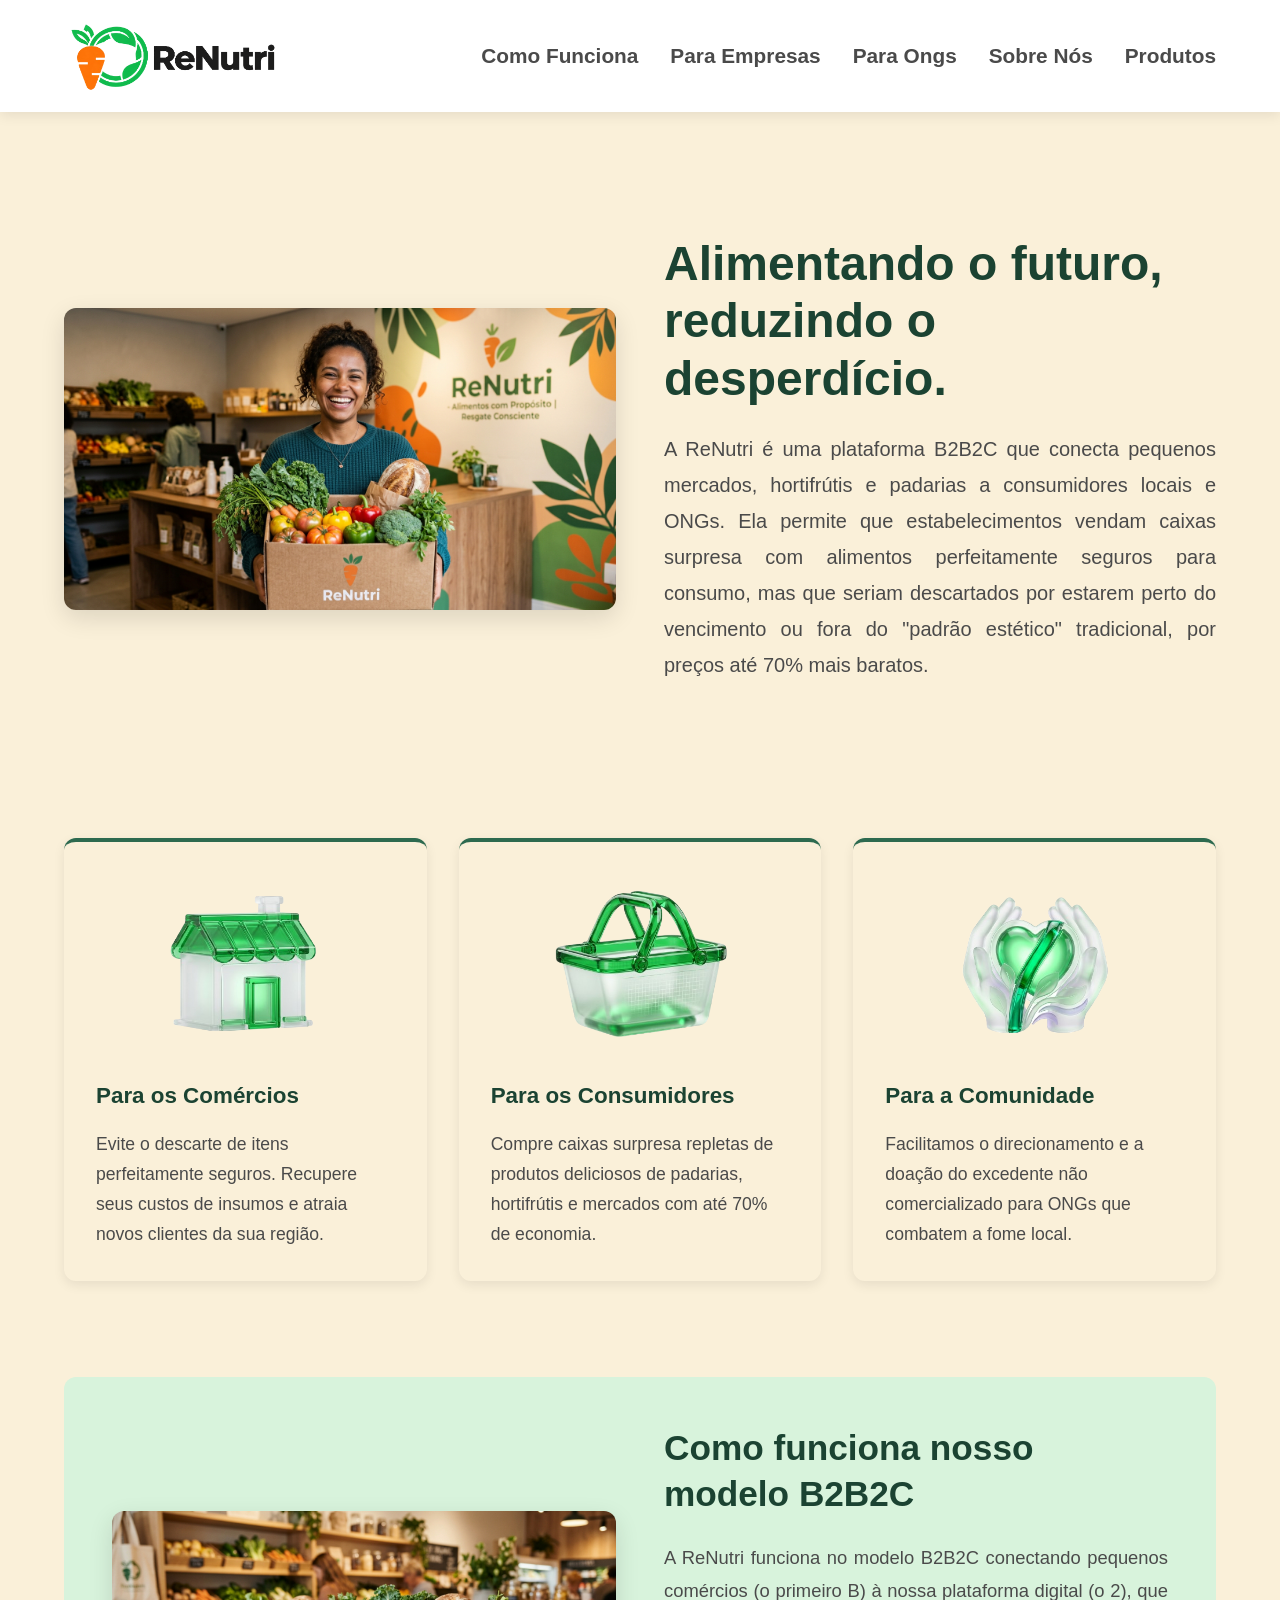
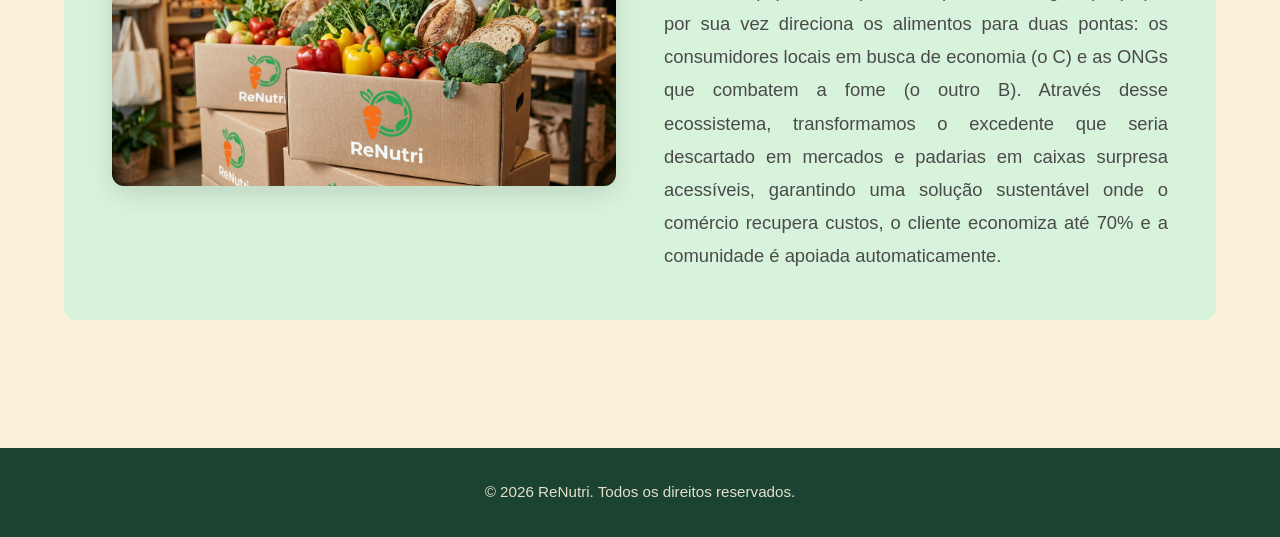
<file: index.html>
<!DOCTYPE html>
<html lang="pt-br">
<head>
    <meta charset="UTF-8">
    <meta name="viewport" content="width=device-width, initial-scale=1.0">
    <link rel="shortcut icon" href="img/logo-icon.png" type="image/x-icon">
    <link rel="stylesheet" href="style.css">
    <title>ReNutri - Resgatando Alimentos, Nutrindo o Futuro</title>
</head>
<body class="page-home">

    <!-- MENU DE NAVEGAÇÃO -->
    <header>
        <nav>
            <a href="index.html">
                <img src="img/logo.png" class="logo" alt="logo-startup">
            </a>
            <div class="nav-links">
                <a href="como-funciona.html">Como Funciona</a>
                <a href="empresas.html">Para Empresas</a>
                <a href="ongs.html">Para Ongs</a>
                <a href="sobre.html">Sobre Nós</a>
                <a href="produtos.html">Produtos</a> 
            </div>
        </nav>
    </header>

    <!-- CONTEÚDO PRINCIPAL (HERO SECTION) -->
    <main>
        <div class="banner">
            <div class="banner-img">
                <img src="img/banner.jpg" alt="Pessoa sorrindo com uma caixa de alimentos frescos da ReNutri">
            </div>

            <div class="banner-text">
                <h1>Alimentando o futuro, reduzindo o desperdício.</h1>
                <p>A ReNutri é uma plataforma B2B2C que conecta pequenos mercados, hortifrútis e padarias
                a consumidores locais e ONGs. Ela permite que estabelecimentos vendam caixas surpresa
                com alimentos perfeitamente seguros para consumo, mas que seriam descartados por estarem
                perto do vencimento ou fora do "padrão estético" tradicional, por preços até 70% mais baratos.</p>
            </div>
        </div>

        <!-- CARDS HOME -->
        <div class="card-home">
            <!-- CARD 1: COMÉRCIO -->
            <article class="card">
                <img src="img/comercio.png" alt="Pequeno mercado de bairro parceiro">
                <h3>Para os Comércios</h3>
                <p>Evite o descarte de itens perfeitamente seguros. Recupere seus custos de insumos e atraia novos clientes da sua região.</p>
            </article>

            <!-- CARD 2: CONSUMIDORES -->
            <article class="card">
                <img src="img/cosumidores.png" alt="Consumidor feliz com sua caixa surpresa">
                <h3>Para os Consumidores</h3>
                <p>Compre caixas surpresa repletas de produtos deliciosos de padarias, hortifrútis e mercados com até 70% de economia.</p>
            </article>

            <!-- CARD 3: ONGs -->
            <article class="card">
                <img src="img/comunidade.png" alt="Entrega de alimentos para projeto social">
                <h3>Para a Comunidade</h3>
                <p>Facilitamos o direcionamento e a doação do excedente não comercializado para ONGs que combatem a fome local.</p>
            </article>
        </div>

        <!-- EXPLICAÇÃO B2B2C -->
        <div class="img-info">
            <div class="banner-img">
                <img src="img/caixas.jpg" alt="Caixa de alimentos frescos da ReNutri">
            </div>

            <div class="info">
                <h2>Como funciona nosso modelo B2B2C</h2>
                <p>A ReNutri funciona no modelo B2B2C conectando pequenos comércios (o primeiro B) à nossa plataforma digital (o 2), que por sua vez direciona os alimentos para duas pontas: os consumidores locais em busca de economia (o C) e as ONGs que combatem a fome (o outro B). Através desse ecossistema, transformamos o excedente que seria descartado em mercados e padarias em caixas surpresa acessíveis, garantindo uma solução sustentável onde o comércio recupera custos, o cliente economiza até 70% e a comunidade é apoiada automaticamente.</p>
            </div>
        </div>
    </main>

    <!-- RODAPÉ DA PÁGINA -->
    <footer>
        <p>&copy; 2026 ReNutri. Todos os direitos reservados.</p>
    </footer>
</body>
</html>
</file>
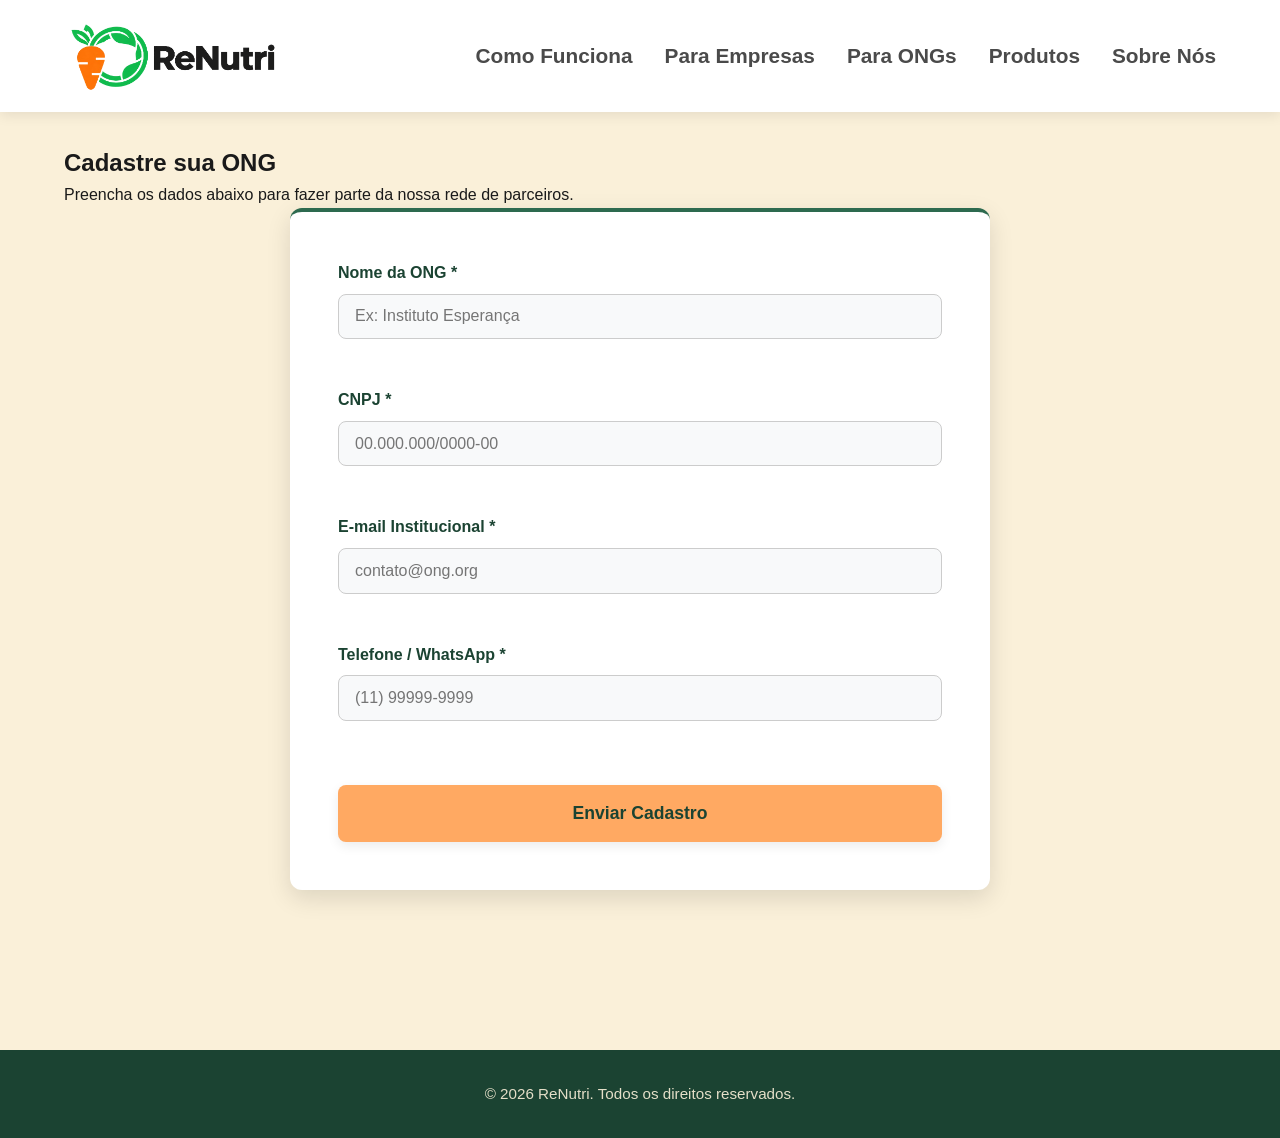
<file: cadastro-ong.html>
<!DOCTYPE html>
<html lang="pt-br">
<head>
    <meta charset="UTF-8">
    <meta name="viewport" content="width=device-width, initial-scale=1.0">
    <link rel="shortcut icon" href="img/logo-icon.png" type="image/x-icon">
    <link rel="stylesheet" href="style.css">
    <title>Cadastro de ONG - ReNutri</title>
</head>
<body class="page-cadastro">

    <!-- MENU DE NAVEGAÇÃO -->
    <header>
        <nav>
            <a href="index.html">
                <img src="img/logo.png" class="logo" alt="logo-startup">
            </a>
            <div class="nav-links">
                <a href="como-funciona.html">Como Funciona</a>
                <a href="empresas.html">Para Empresas</a>
                <a href="ongs.html">Para ONGs</a>
                <a href="produtos.html">Produtos</a>
                <a href="sobre.html">Sobre Nós</a>
            </div>
        </nav>
    </header>

    <!-- CONTEÚDO PRINCIPAL -->
    <main>
        <div class="section-title">
            <h2>Cadastre sua ONG</h2>
            <p>Preencha os dados abaixo para fazer parte da nossa rede de parceiros.</p>
        </div>

        <!-- FORMULÁRIO (Reaproveitando classes de cadastro) -->
        <div class="form-container">
            <form id="ong-form" novalidate>
                
                <div class="form-group">
                    <label for="nome-ong">Nome da ONG *</label>
                    <input type="text" id="nome-ong" name="nome-ong" placeholder="Ex: Instituto Esperança" required>
                    <span class="error-msg" id="error-nome-ong"></span>
                </div>

                <div class="form-group">
                    <label for="cnpj">CNPJ *</label>
                    <input type="text" id="cnpj" name="cnpj" placeholder="00.000.000/0000-00" required>
                    <span class="error-msg" id="error-cnpj"></span>
                </div>

                <div class="form-group">
                    <label for="email-ong">E-mail Institucional *</label>
                    <input type="email" id="email-ong" name="email-ong" placeholder="contato@ong.org" required>
                    <span class="error-msg" id="error-email-ong"></span>
                </div>

                <div class="form-group">
                    <label for="telefone-ong">Telefone / WhatsApp *</label>
                    <input type="tel" id="telefone-ong" name="telefone-ong" placeholder="(11) 99999-9999" required>
                    <span class="error-msg" id="error-telefone-ong"></span>
                </div>

                <button type="submit" class="btn-primary btn-submit" id="btn-submit-ong">
                    Enviar Cadastro
                </button>
                
                <div id="form-success-ong" class="form-success" style="display: none;">
                    <p>Cadastro enviado com sucesso! Nossa equipe entrará em contato para validar os dados.</p>
                </div>
            </form>
        </div>
    </main>

    <footer>
        <p>&copy; 2026 ReNutri. Todos os direitos reservados.</p>
    </footer>

    <script src="script-ong.js"></script>
</body>
</html>
</file>
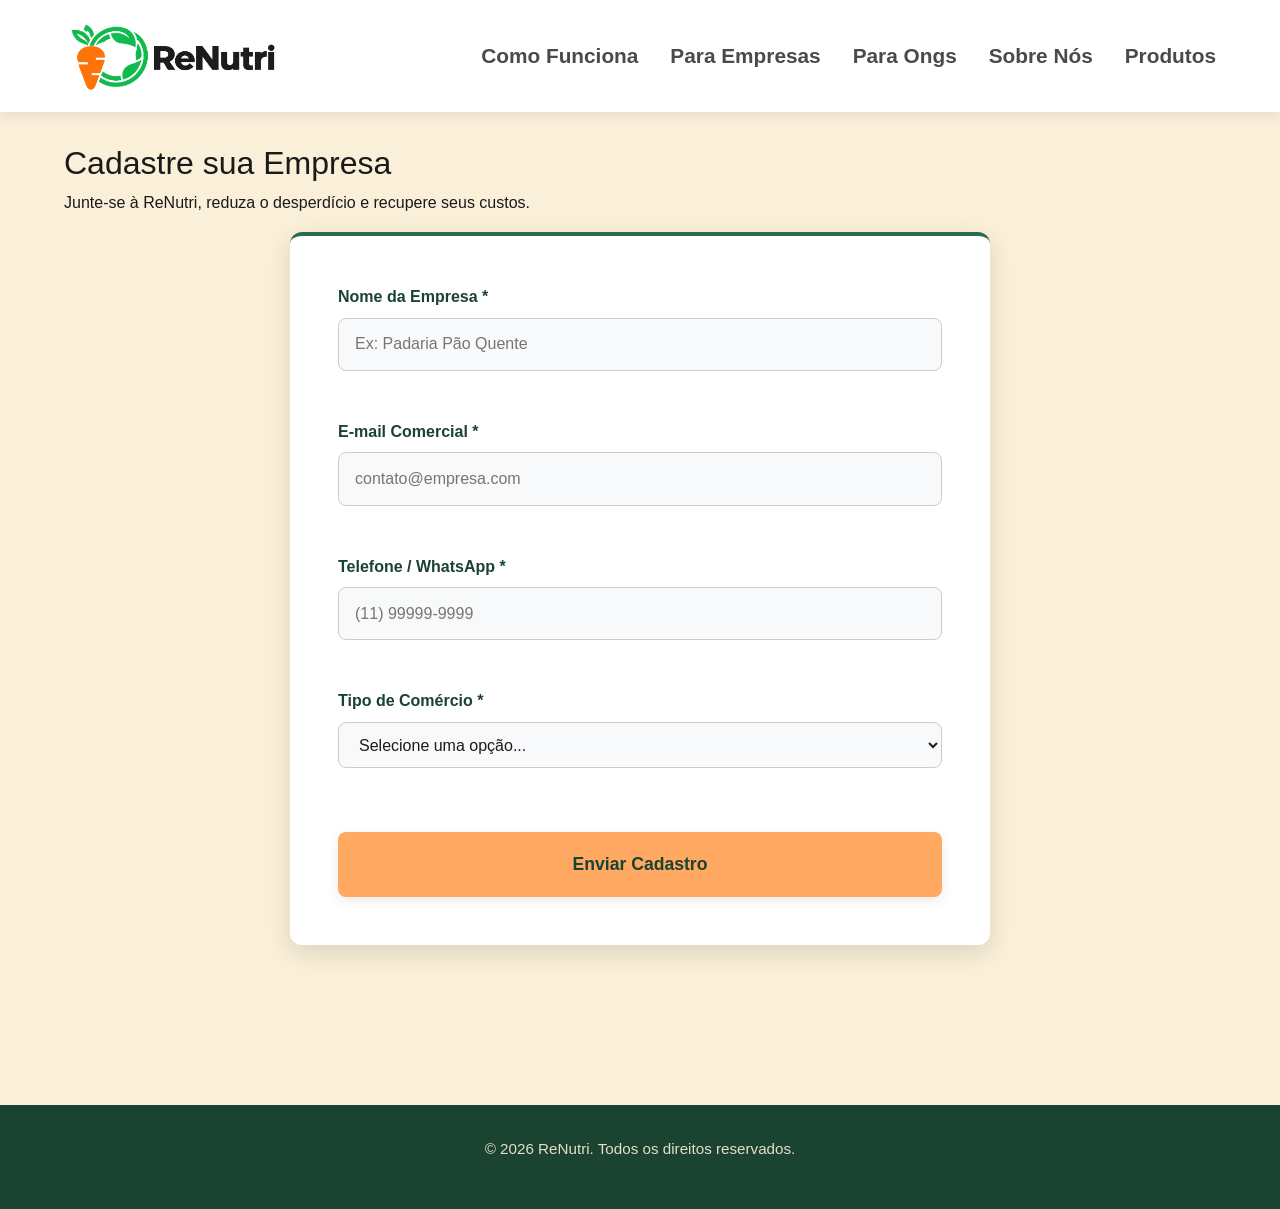
<file: cadastro.html>
<!DOCTYPE html>
<html lang="pt-br">
<head>
    <meta charset="UTF-8">
    <meta name="viewport" content="width=device-width, initial-scale=1.0">
    <link rel="shortcut icon" href="img/logo-icon.png" type="image/x-icon">
    <link href="https://cdn.jsdelivr.net/npm/bootstrap@5.3.3/dist/css/bootstrap.min.css" rel="stylesheet">
    <link rel="stylesheet" href="style.css">
    <title>Cadastro de Empresas - ReNutri</title>
</head>
<body class="page-cadastro">

    <!-- MENU DE NAVEGAÇÃO -->
    <header>
        <nav>
            <a href="index.html">
                <img src="img/logo.png" class="logo" alt="logo-startup">
            </a>
            <div class="nav-links">
                <a href="como-funciona.html">Como Funciona</a>
                <a href="empresas.html">Para Empresas</a>
                <a href="ongs.html">Para Ongs</a>
                <a href="sobre.html">Sobre Nós</a>
                <a href="produtos.html">Produtos</a>
            </div>
        </nav>
    </header>

    <!-- CONTEÚDO PRINCIPAL -->
    <main>
        <div class="section-title">
            <h2>Cadastre sua Empresa</h2>
            <p>Junte-se à ReNutri, reduza o desperdício e recupere seus custos.</p>
        </div>

        <!-- FORMULÁRIO -->
        <div class="form-container">
            <!-- Sem action, o JS vai controlar o envio -->
            <form id="empresa-form" novalidate>
                
                <div class="form-group">
                    <label for="nome">Nome da Empresa *</label>
                    <input type="text" id="nome" name="nome" placeholder="Ex: Padaria Pão Quente" required>
                    <span class="error-msg" id="error-nome"></span>
                </div>

                <div class="form-group">
                    <label for="email">E-mail Comercial *</label>
                    <input type="email" id="email" name="email" placeholder="contato@empresa.com" required>
                    <span class="error-msg" id="error-email"></span>
                </div>

                <div class="form-group">
                    <label for="telefone">Telefone / WhatsApp *</label>
                    <input type="tel" id="telefone" name="telefone" placeholder="(11) 99999-9999" required>
                    <span class="error-msg" id="error-telefone"></span>
                </div>

                <div class="form-group">
                    <label for="tipo">Tipo de Comércio *</label>
                    <select id="tipo" name="tipo" required>
                        <option value="" disabled selected>Selecione uma opção...</option>
                        <option value="padaria">Padaria</option>
                        <option value="hortifruti">Hortifrúti</option>
                        <option value="mercado">Mercado / Mercearia</option>
                        <option value="outro">Outro</option>
                    </select>
                    <span class="error-msg" id="error-tipo"></span>
                </div>

                <button type="submit" class="btn-primary btn-submit" id="btn-submit">
                    Enviar Cadastro
                </button>
                
                <!-- Mensagem de Sucesso -->
                <div id="form-success" class="alert alert-success mt-3" style="display: none;" role="alert">
                    Cadastro enviado com sucesso! Entraremos em contato em breve.
                </div>
            </form>
        </div>
    </main>

    <!-- RODAPÉ DA PÁGINA -->
    <footer>
        <p>&copy; 2026 ReNutri. Todos os direitos reservados.</p>
    </footer>

    <script src="script.js"></script>
</body>
</html>
</file>
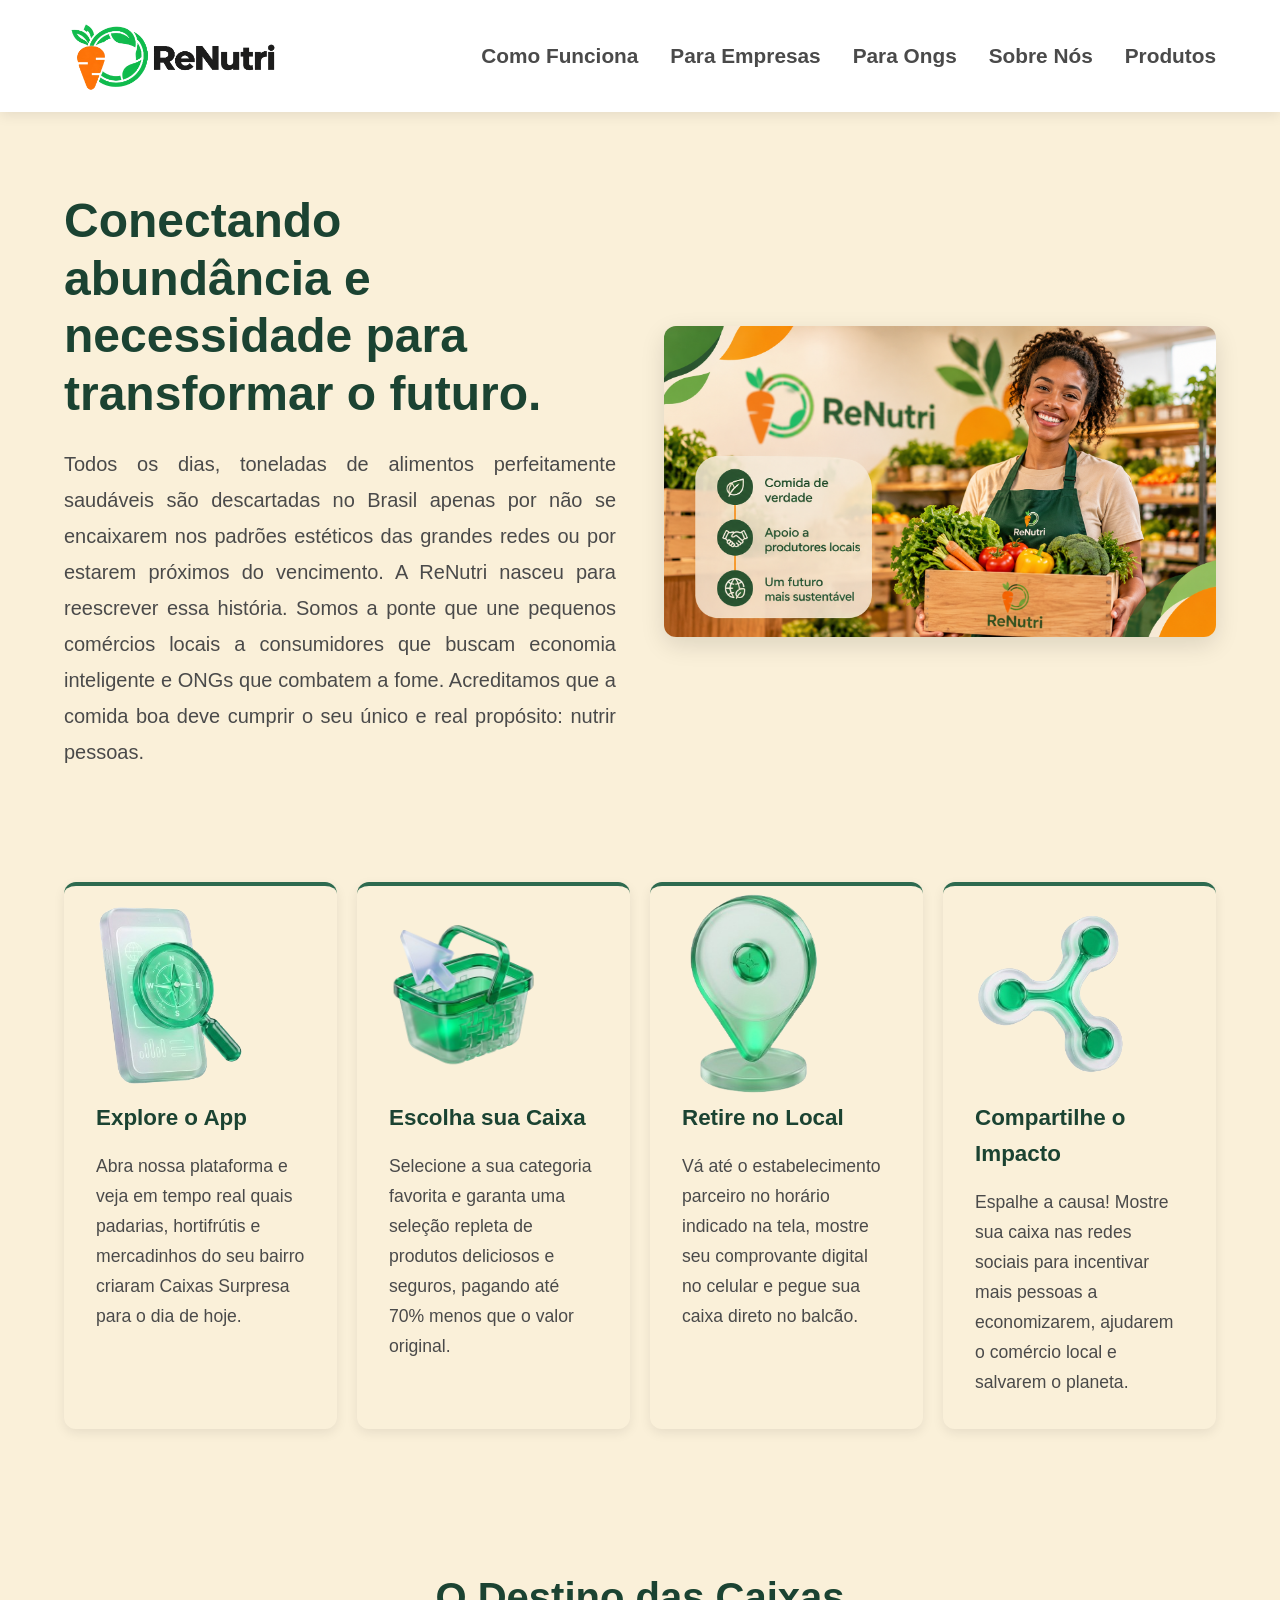
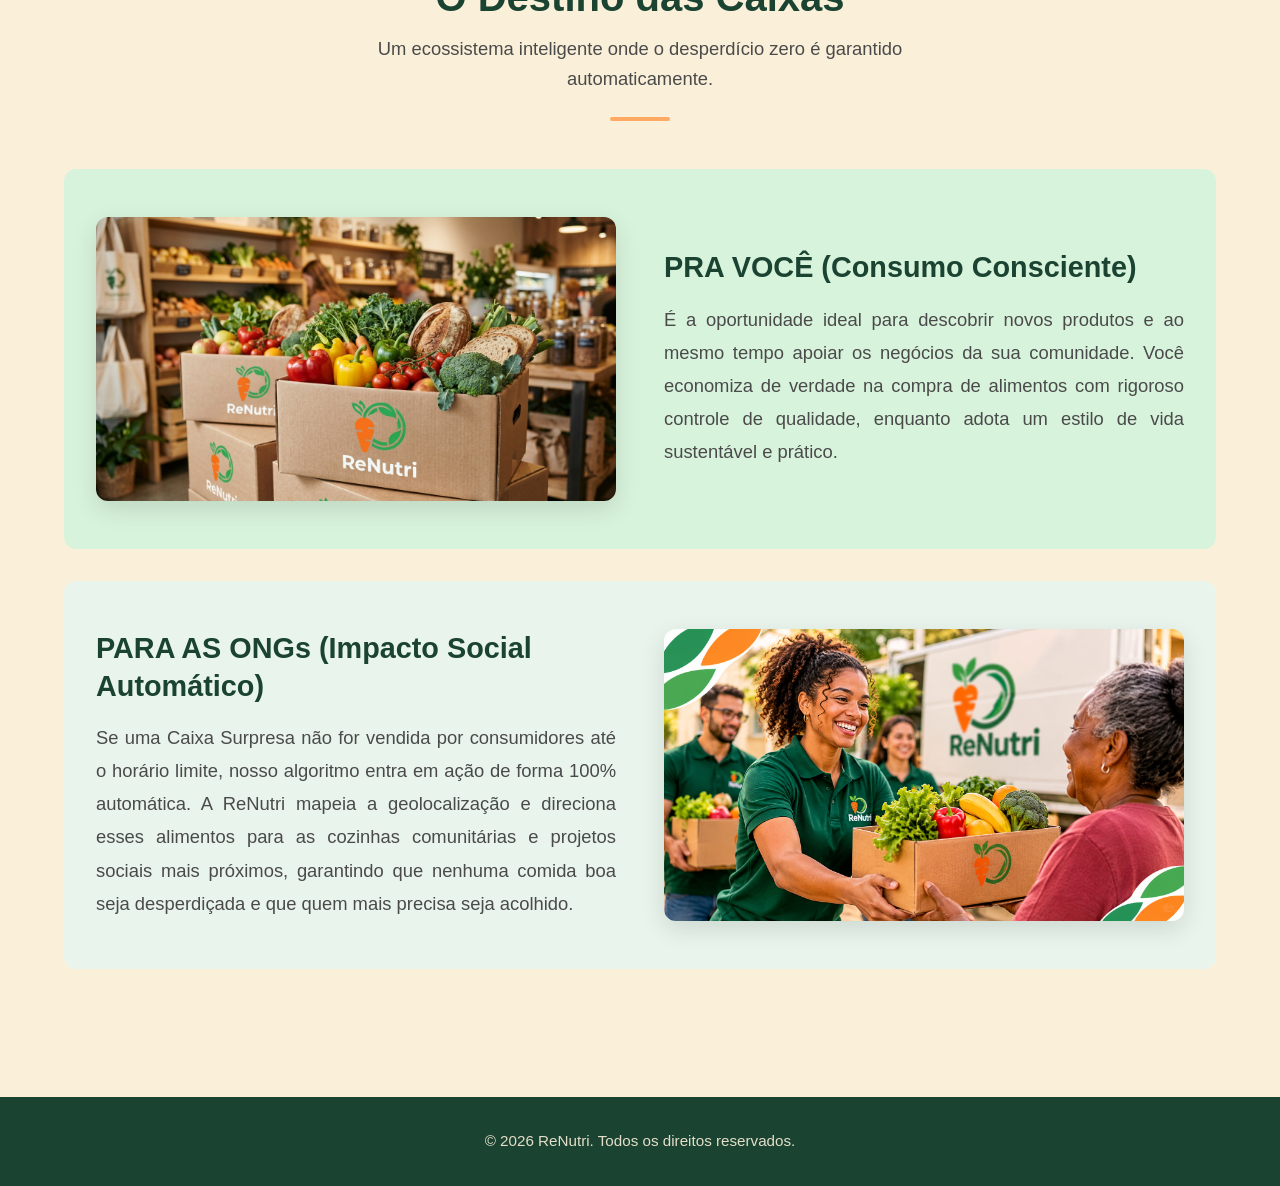
<file: como-funciona.html>
<!DOCTYPE html>
<html lang="pt-br">
<head>
    <meta charset="UTF-8">
    <meta name="viewport" content="width=device-width, initial-scale=1.0">
    <link rel="shortcut icon" href="img/logo-icon.png" type="image/x-icon">
    <link rel="stylesheet" href="style.css">
    <title>Como Funciona - ReNutri</title>
</head>
<body class="page-como-funciona">

    <!-- MENU DE NAVEGAÇÃO -->
    <header>
        <nav>
            <a href="index.html">
                <img src="img/logo.png" class="logo" alt="logo-startup">
            </a>
            <div class="nav-links">
                <a href="como-funciona.html">Como Funciona</a>
                <a href="empresas.html">Para Empresas</a>
                <a href="ongs.html">Para Ongs</a>
                <a href="sobre.html">Sobre Nós</a>
                <a href="produtos.html">Produtos</a> <!-- Link novo adicionado -->
            </div>
        </nav>
    </header>

    <main>
        <!-- 1. PARÁGRAFO INICIAL (MANIFESTO) -->
        <section class="banner">
            <div class="banner-text">
                <h1>Conectando abundância e necessidade para transformar o futuro.</h1>
                <p>Todos os dias, toneladas de alimentos perfeitamente saudáveis são descartadas no Brasil apenas por não se encaixarem nos padrões estéticos das grandes redes ou por estarem próximos do vencimento. A ReNutri nasceu para reescrever essa história. Somos a ponte que une pequenos comércios locais a consumidores que buscam economia inteligente e ONGs que combatem a fome. Acreditamos que a comida boa deve cumprir o seu único e real propósito: nutrir pessoas.</p>
            </div>
            <div class="banner-img">
                <img src="img/como-funciona.png" alt="Equipe ReNutri com alimentos resgatados">
            </div>
        </section>

        <!-- 2. OS 4 CARDS DE INFORMAÇÃO -->
        <section class="card-home card-home--steps">
            <!-- CARD 1 -->
            <article class="card">
                <div class="step-number"><img src="img/search.png" alt=""></div>
                <h3>Explore o App</h3>
                <p>Abra nossa plataforma e veja em tempo real quais padarias, hortifrútis e mercadinhos do seu bairro criaram Caixas Surpresa para o dia de hoje.</p>
            </article>

            <!-- CARD 2 -->
            <article class="card">
                <div class="step-number"><img src="img/basket.png" alt=""></div>
                <h3>Escolha sua Caixa</h3>
                <p>Selecione a sua categoria favorita e garanta uma seleção repleta de produtos deliciosos e seguros, pagando até 70% menos que o valor original.</p>
            </article>

            <!-- CARD 3 -->
            <article class="card">
                <div class="step-number"><img src="img/store.png" alt=""></div>
                <h3>Retire no Local</h3>
                <p>Vá até o estabelecimento parceiro no horário indicado na tela, mostre seu comprovante digital no celular e pegue sua caixa direto no balcão.</p>
            </article>

            <!-- CARD 4 -->
            <article class="card">
                <div class="step-number"><img src="img/share.png" alt=""></div>
                <h3>Compartilhe o Impacto</h3>
                <p>Espalhe a causa! Mostre sua caixa nas redes sociais para incentivar mais pessoas a economizarem, ajudarem o comércio local e salvarem o planeta.</p>
            </article>
        </section>

        <!-- 3. SEÇÃO: O DESTINO DAS CAIXAS -->
        <div class="section-title">
            <h2>O Destino das Caixas</h2>
            <p>Um ecossistema inteligente onde o desperdício zero é garantido automaticamente.</p>
        </div>

        <!-- PRA VOCÊ -->
        <div class="img-info">
            <div class="banner-img">
                <img src="img/caixas.jpg" alt="Consumidor recebendo a caixa ReNutri">
            </div>
            <div class="info">
                <h2>PRA VOCÊ (Consumo Consciente)</h2>
                <p>É a oportunidade ideal para descobrir novos produtos e ao mesmo tempo apoiar os negócios da sua comunidade. Você economiza de verdade na compra de alimentos com rigoroso controle de qualidade, enquanto adota um estilo de vida sustentável e prático.</p>
            </div>
        </div>

        <!-- PARA AS ONGS -->
        <div class="img-info img-info--reverse">
            <div class="info">
                <h2>PARA AS ONGs (Impacto Social Automático)</h2>
                <p>Se uma Caixa Surpresa não for vendida por consumidores até o horário limite, nosso algoritmo entra em ação de forma 100% automática. A ReNutri mapeia a geolocalização e direciona esses alimentos para as cozinhas comunitárias e projetos sociais mais próximos, garantindo que nenhuma comida boa seja desperdiçada e que quem mais precisa seja acolhido.</p>
            </div>
            <div class="banner-img">
                <img src="img/ong.png" alt="Entrega automática de alimentos para projetos sociais">
            </div>
        </div>
    </main>

    <!-- RODAPÉ DA PÁGINA -->
    <footer>
        <p>&copy; 2026 ReNutri. Todos os direitos reservados.</p>
    </footer>
</body>
</html>
</file>
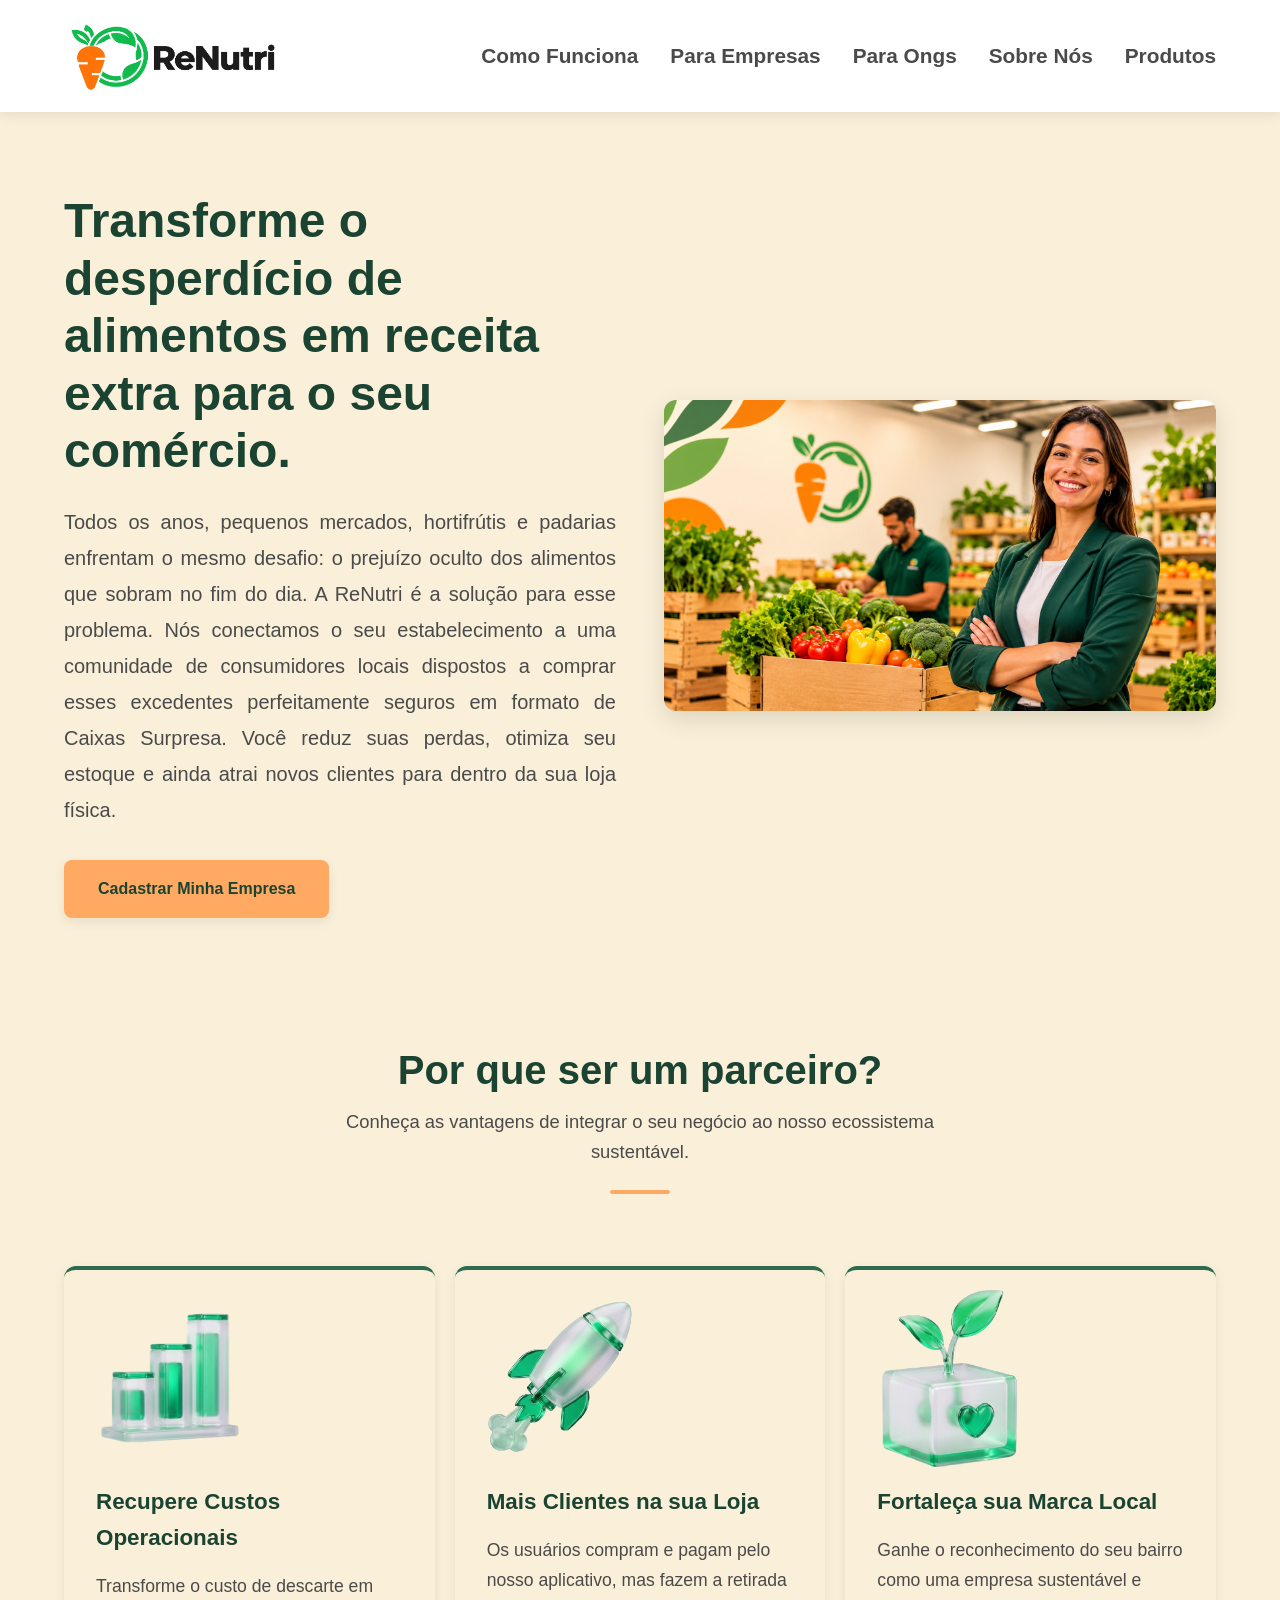
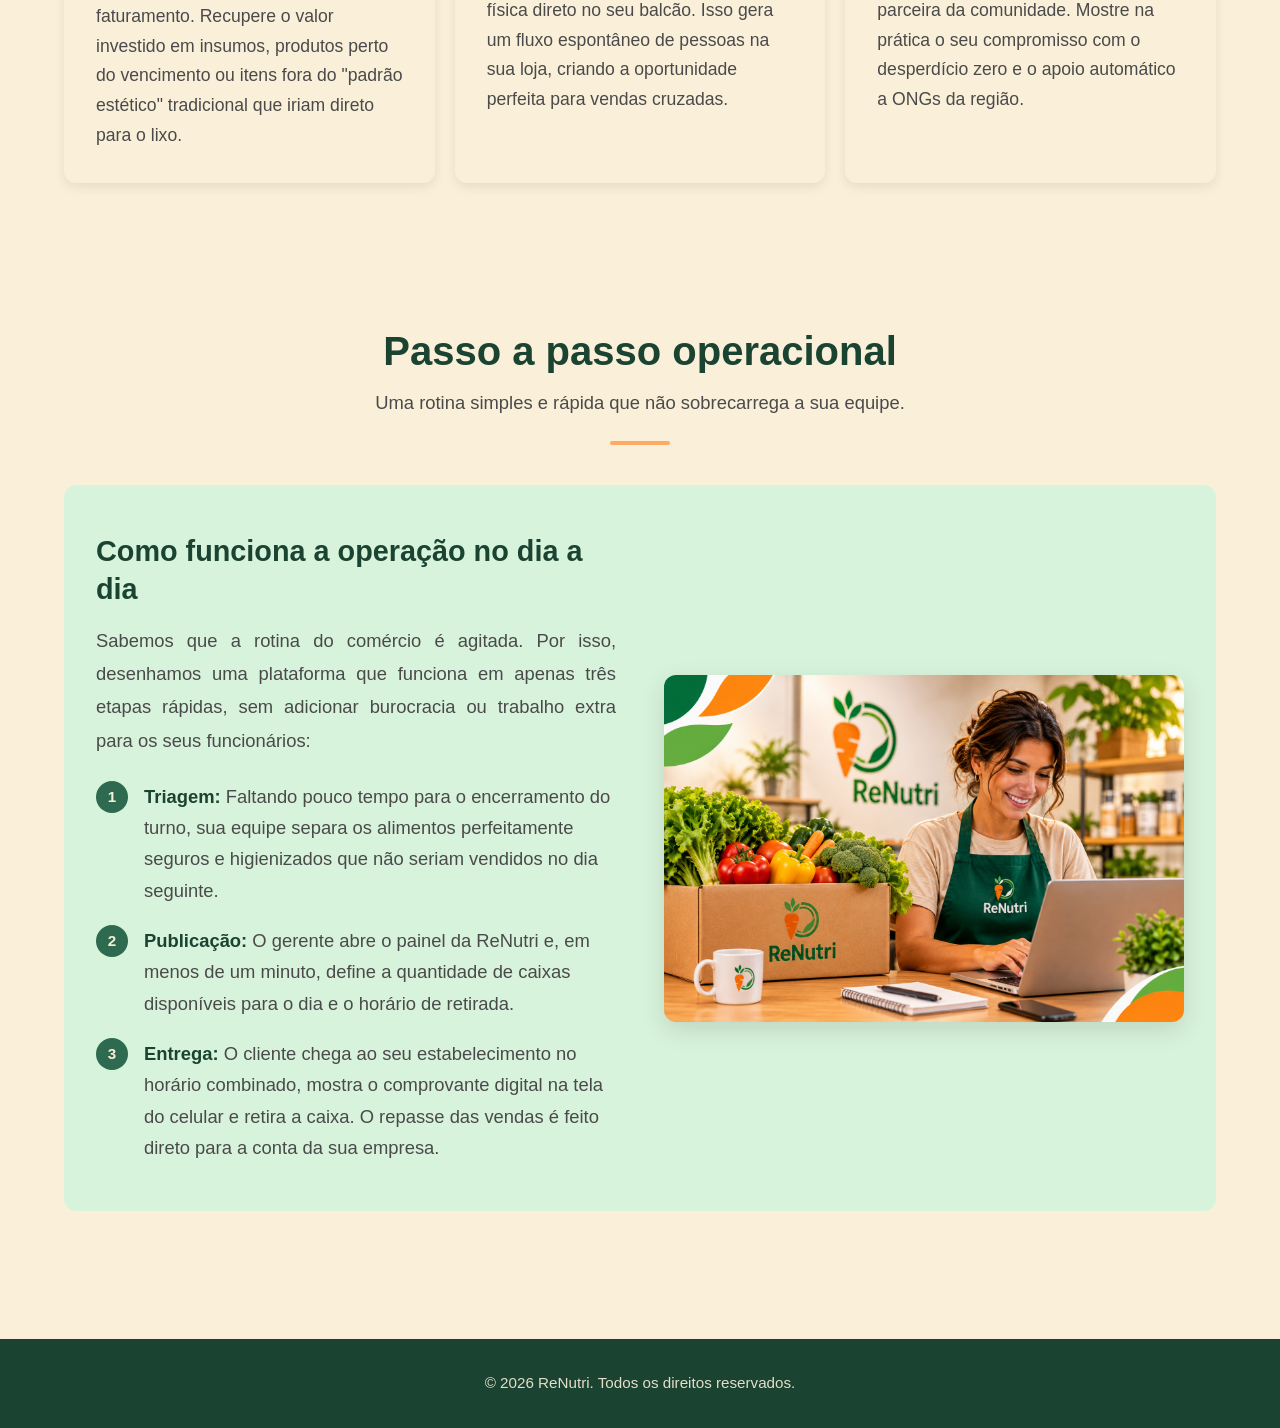
<file: empresas.html>
<!DOCTYPE html>
<html lang="pt-br">
<head>
    <meta charset="UTF-8">
    <meta name="viewport" content="width=device-width, initial-scale=1.0">
    <link rel="shortcut icon" href="img/logo-icon.png" type="image/x-icon">
    <link rel="stylesheet" href="style.css">
    <title>Para Empresas - ReNutri</title>
</head>
<body class="page-empresas">

    <!-- MENU DE NAVEGAÇÃO -->
    <header>
        <nav>
            <a href="index.html">
                <img src="img/logo.png" class="logo" alt="logo-startup">
            </a>
            <div class="nav-links">
                <a href="como-funciona.html">Como Funciona</a>
                <a href="empresas.html">Para Empresas</a>
                <a href="ongs.html">Para Ongs</a>
                <a href="sobre.html">Sobre Nós</a>
                <a href="produtos.html">Produtos</a> <!-- Link novo adicionado -->
            </div>
        </nav>
    </header>

    <main>
        <!-- 1. BLOCO DE ENTRADA -->
        <section class="banner">
            <div class="banner-text">
                <h1>Transforme o desperdício de alimentos em receita extra para o seu comércio.</h1>
                <p>Todos os anos, pequenos mercados, hortifrútis e padarias enfrentam o mesmo desafio: o prejuízo oculto dos alimentos que sobram no fim do dia. A ReNutri é a solução para esse problema. Nós conectamos o seu estabelecimento a uma comunidade de consumidores locais dispostos a comprar esses excedentes perfeitamente seguros em formato de Caixas Surpresa. Você reduz suas perdas, otimiza seu estoque e ainda atrai novos clientes para dentro da sua loja física.</p>

                <div class="banner-ctas">
                    <a href="cadastro.html" class="btn-primary">Cadastrar Minha Empresa</a>
                </div>
            </div>
            <div class="banner-img">
                <img src="img/empresas.png" alt="Caixas de alimentos ReNutri no comércio">
            </div>
        </section>

        <!-- 2. POR QUE SER UM PARCEIRO -->
        <div class="section-title">
            <h2>Por que ser um parceiro?</h2>
            <p>Conheça as vantagens de integrar o seu negócio ao nosso ecossistema sustentável.</p>
        </div>

        <section class="card-home card-home--steps">
            <!-- CARD 1 -->
            <article class="card">
                <div class="step-number"><img src="img/grafic.png" alt=""></div>
                <h3>Recupere Custos Operacionais</h3>
                <p>Transforme o custo de descarte em faturamento. Recupere o valor investido em insumos, produtos perto do vencimento ou itens fora do "padrão estético" tradicional que iriam direto para o lixo.</p>
            </article>

            <!-- CARD 2 -->
            <article class="card">
                <div class="step-number"><img src="img/space.png" alt=""></div>
                <h3>Mais Clientes na sua Loja</h3>
                <p>Os usuários compram e pagam pelo nosso aplicativo, mas fazem a retirada física direto no seu balcão. Isso gera um fluxo espontâneo de pessoas na sua loja, criando a oportunidade perfeita para vendas cruzadas.</p>
            </article>

            <!-- CARD 3 -->
            <article class="card">
                <div class="step-number"><img src="img/plant2.png" alt=""></div>
                <h3>Fortaleça sua Marca Local</h3>
                <p>Ganhe o reconhecimento do seu bairro como uma empresa sustentável e parceira da comunidade. Mostre na prática o seu compromisso com o desperdício zero e o apoio automático a ONGs da região.</p>
            </article>
        </section>

        <!-- 3. PASSO A PASSO OPERACIONAL -->
        <div class="section-title">
            <h2>Passo a passo operacional</h2>
            <p>Uma rotina simples e rápida que não sobrecarrega a sua equipe.</p>
        </div>

        <div class="img-info img-info--empresas">
            <div class="info">
                <h2>Como funciona a operação no dia a dia</h2>
                <p>Sabemos que a rotina do comércio é agitada. Por isso, desenhamos uma plataforma que funciona em apenas três etapas rápidas, sem adicionar burocracia ou trabalho extra para os seus funcionários:</p>

                <ol class="steps-list">
                    <li><strong>Triagem:</strong> Faltando pouco tempo para o encerramento do turno, sua equipe separa os alimentos perfeitamente seguros e higienizados que não seriam vendidos no dia seguinte.</li>
                    <li><strong>Publicação:</strong> O gerente abre o painel da ReNutri e, em menos de um minuto, define a quantidade de caixas disponíveis para o dia e o horário de retirada.</li>
                    <li><strong>Entrega:</strong> O cliente chega ao seu estabelecimento no horário combinado, mostra o comprovante digital na tela do celular e retira a caixa. O repasse das vendas é feito direto para a conta da sua empresa.</li>
                </ol>
            </div>
            <div class="banner-img">
                <img src="img/empresas1.png" alt="Operação rápida de triagem de alimentos">
            </div>
        </div>
    </main>

    <!-- RODAPÉ DA PÁGINA -->
    <footer>
        <p>&copy; 2026 ReNutri. Todos os direitos reservados.</p>
    </footer>
</body>
</html>
</file>
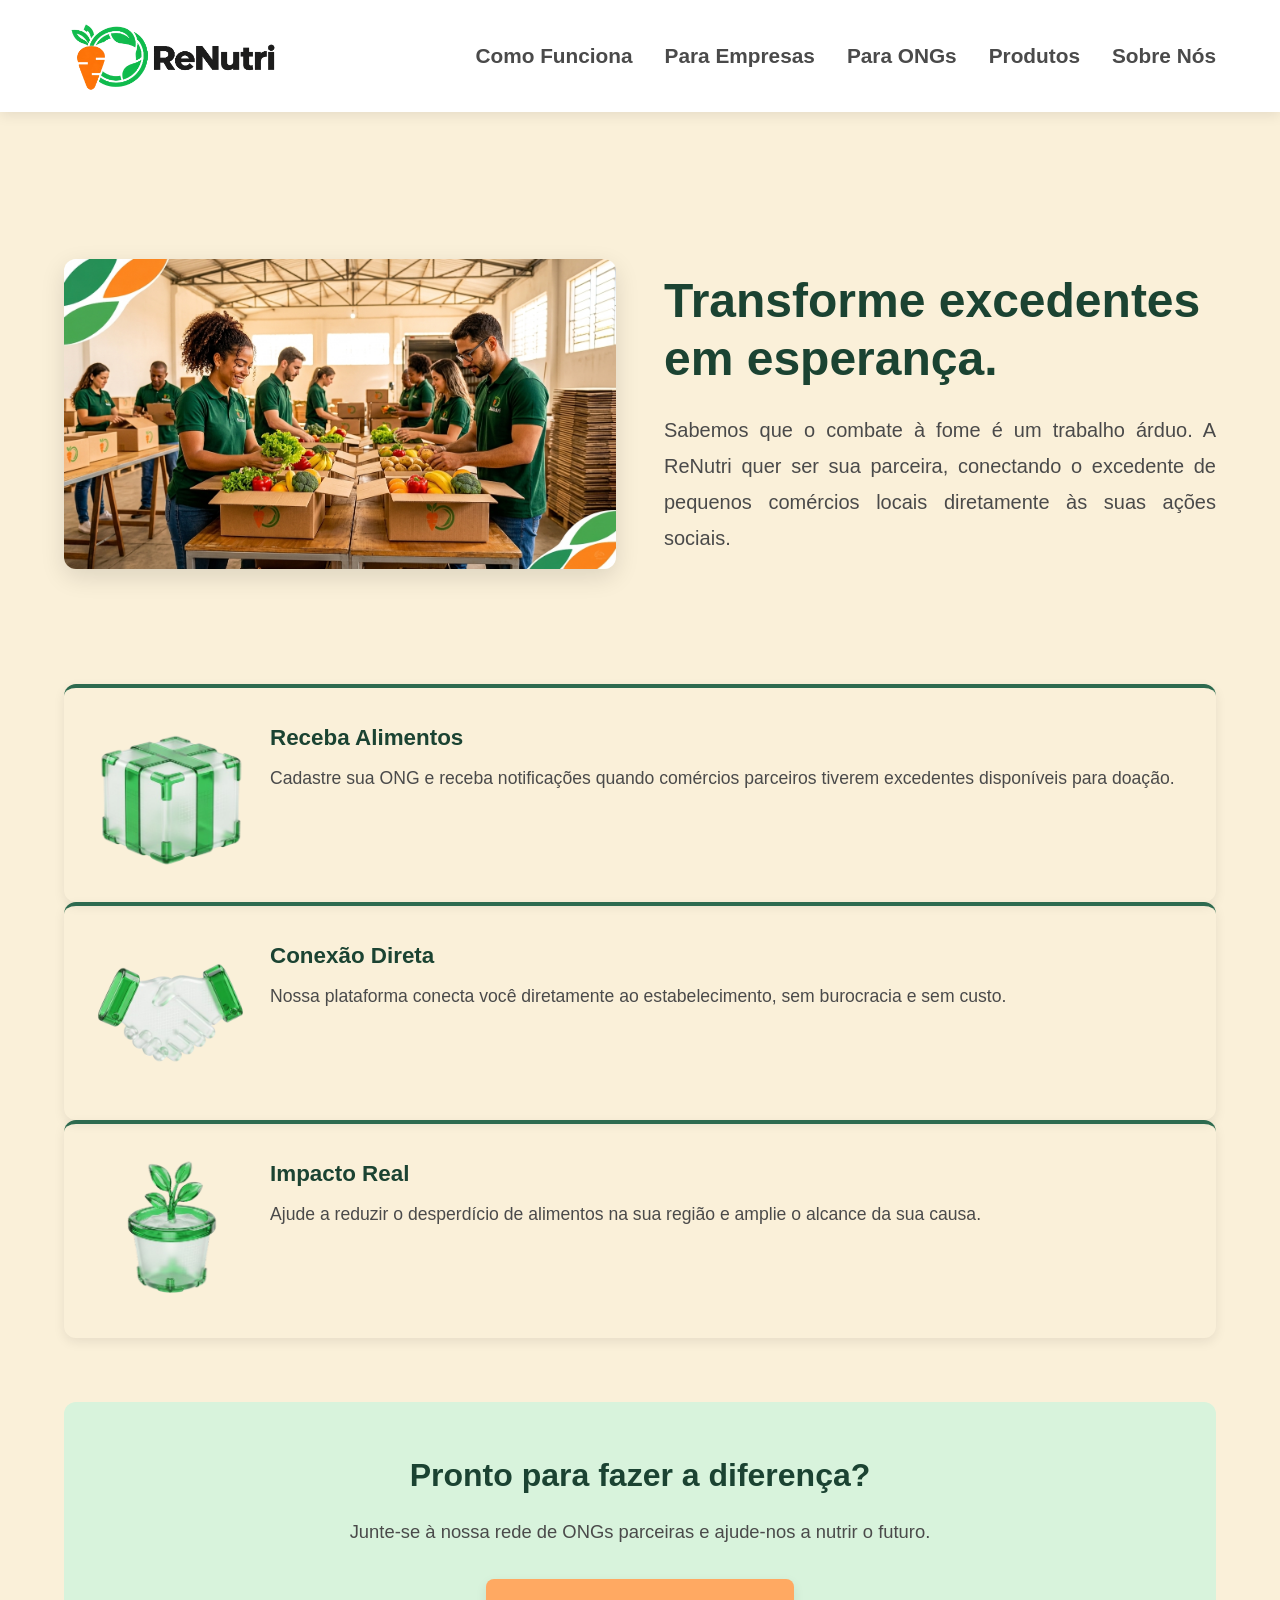
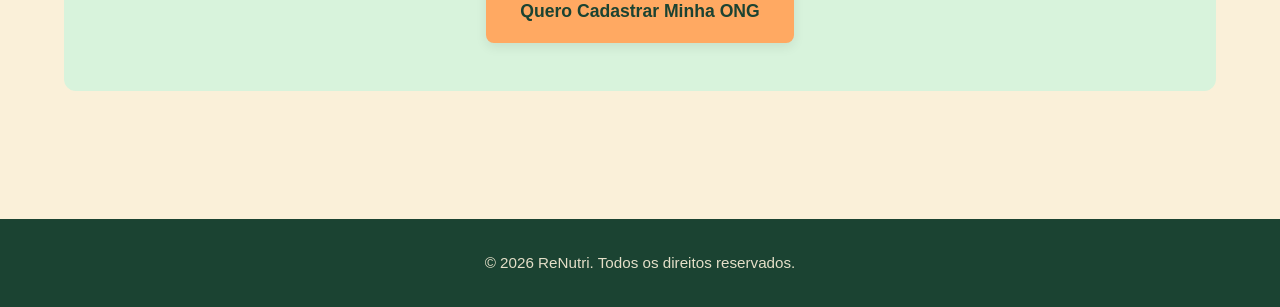
<file: ongs.html>
<!DOCTYPE html>
<html lang="pt-br">
<head>
    <meta charset="UTF-8">
    <meta name="viewport" content="width=device-width, initial-scale=1.0">
    <link rel="shortcut icon" href="img/logo-icon.png" type="image/x-icon">
    <link rel="stylesheet" href="style.css">
    <title>Para ONGs - ReNutri</title>
</head>
<body class="page-ongs">

    <!-- MENU DE NAVEGAÇÃO -->
    <header>
        <nav>
            <a href="index.html">
                <img src="img/logo.png" class="logo" alt="logo-startup">
            </a>
            <div class="nav-links">
                <a href="como-funciona.html">Como Funciona</a>
                <a href="empresas.html">Para Empresas</a>
                <a href="ongs.html">Para ONGs</a> 
                <a href="produtos.html">Produtos</a>
                <a href="sobre.html">Sobre Nós</a>
            </div>
        </nav>
    </header>

    <!-- CONTEÚDO PRINCIPAL -->
    <main>
        <!-- Banner de Chamada -->
        <div class="banner">
            <div class="banner-img">
                <img src="img/doacao.jpg" alt="Voluntários de uma ONG organizando alimentos doados" loading="lazy">
            </div>
            <div class="banner-text">
                <h1>Transforme excedentes em esperança.</h1>
                <p>Sabemos que o combate à fome é um trabalho árduo. A ReNutri quer ser sua parceira, conectando o excedente de pequenos comércios locais diretamente às suas ações sociais.</p>
            </div>
        </div>

        <!-- Seção de Benefícios -->
        <div class="card-home--steps">
            <article class="card">
                <div class="step-number"><img src="img/package.png" alt="Ícone de pacote"></div>
                
                <!-- Adicione esta div abaixo -->
                <div class="card-content">
                    <h3>Receba Alimentos</h3>
                    <p>Cadastre sua ONG e receba notificações quando comércios parceiros tiverem excedentes disponíveis para doação.</p>
                </div>
            </article>
        
            <article class="card">
                <div class="step-number"><img src="img/cumprimento.png" alt="Ícone de aperto de mão"></div>
                
                <div class="card-content">
                    <h3>Conexão Direta</h3>
                    <p>Nossa plataforma conecta você diretamente ao estabelecimento, sem burocracia e sem custo.</p>
                </div>
            </article>
        
            <article class="card">
                <div class="step-number"><img src="img/planta3.png" alt="Ícone de planta"></div>
                
                <div class="card-content">
                    <h3>Impacto Real</h3>
                    <p>Ajude a reduzir o desperdício de alimentos na sua região e amplie o alcance da sua causa.</p>
                </div>
            </article>
        </div>

        <!-- CTA Final -->
        <div class="cta-final">
            <h2>Pronto para fazer a diferença?</h2>
            <p>Junte-se à nossa rede de ONGs parceiras e ajude-nos a nutrir o futuro.</p>
            <a href="cadastro-ong.html" class="btn-primary">Quero Cadastrar Minha ONG</a>
        </div>
    </main>

    <!-- RODAPÉ -->
    <footer>
        <p>&copy; 2026 ReNutri. Todos os direitos reservados.</p>
    </footer>
</body>
</html>
</file>
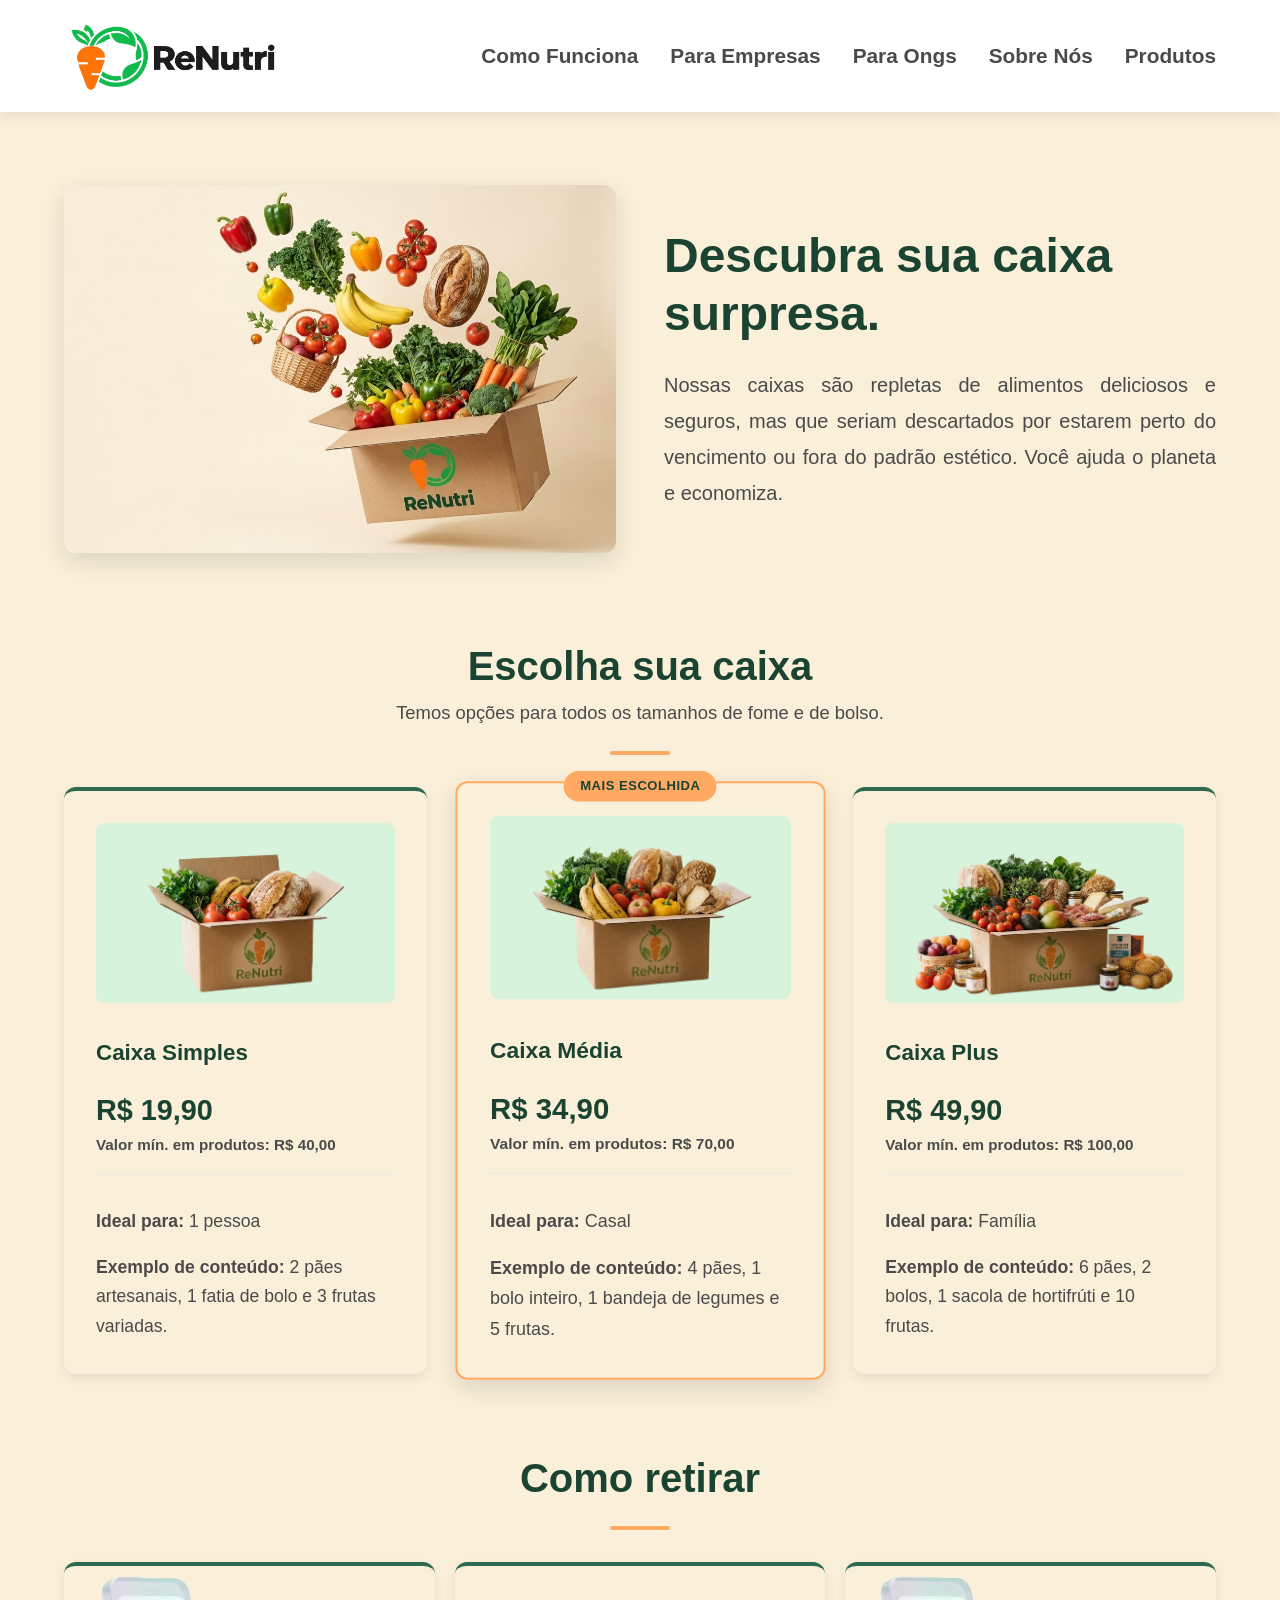
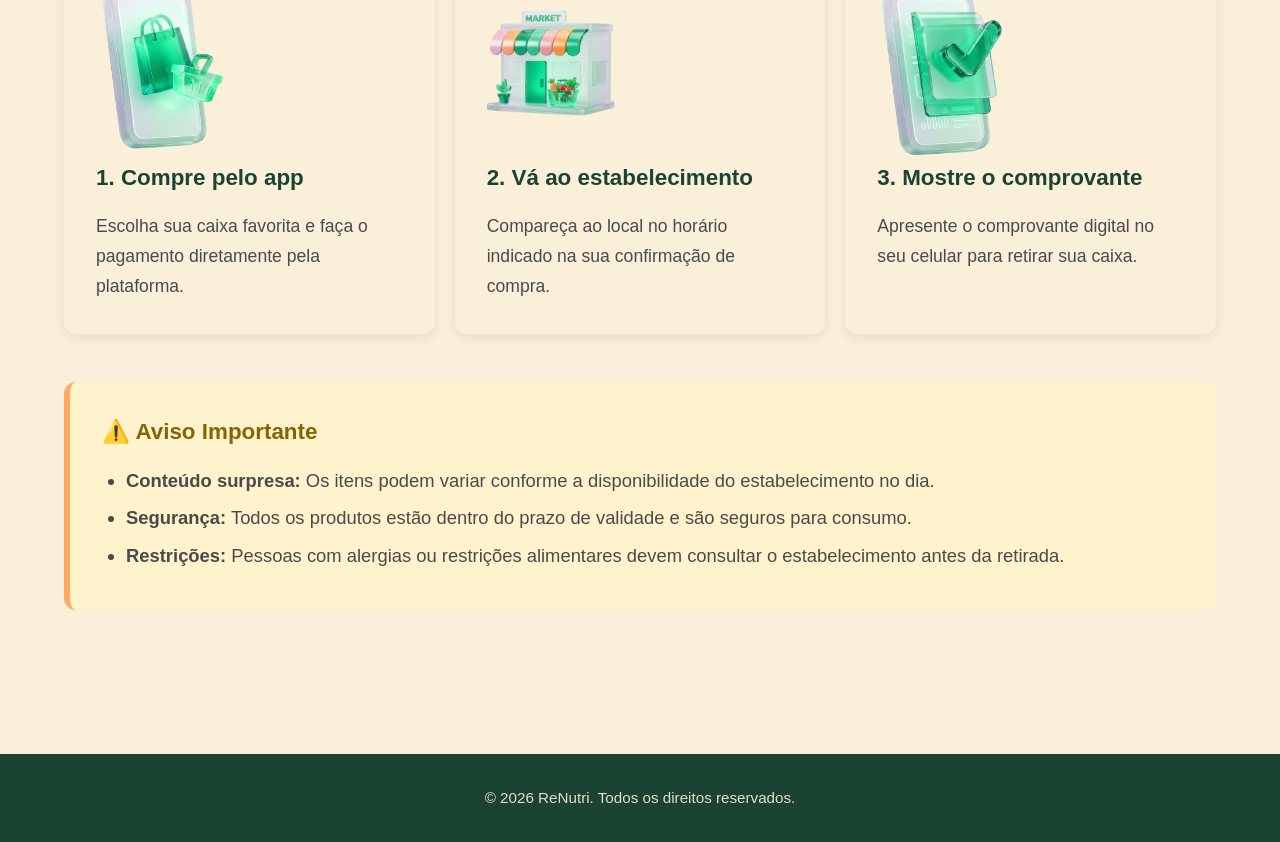
<file: produtos.html>
<!DOCTYPE html>
<html lang="pt-br">
<head>
    <meta charset="UTF-8">
    <meta name="viewport" content="width=device-width, initial-scale=1.0">
    <link rel="shortcut icon" href="img/logo-icon.png" type="image/x-icon">
    <link rel="stylesheet" href="style.css">
    <title>Produtos - ReNutri</title>
</head>
<body class="page-produtos">

    <!-- MENU DE NAVEGAÇÃO -->
    <header>
        <nav>
            <a href="index.html">
                <img src="img/logo.png" class="logo" alt="logo-startup">
            </a>
            <div class="nav-links">
                <a href="como-funciona.html">Como Funciona</a>
                <a href="empresas.html">Para Empresas</a>
                <a href="ongs.html">Para Ongs</a>
                <a href="sobre.html">Sobre Nós</a>
                <a href="produtos.html">Produtos</a> <!-- Link novo adicionado -->
            </div>
        </nav>
    </header>

    <!-- CONTEÚDO PRINCIPAL -->
    <main>
        <!-- 1. BANNER -->
        <div class="banner">
            <div class="banner-img">
                <img src="img/produtos.jpg" alt="Pessoa segurando uma caixa surpresa da ReNutri com alimentos frescos" loading="lazy">
            </div>
            <div class="banner-text">
                <h1>Descubra sua caixa surpresa.</h1>
                <p>Nossas caixas são repletas de alimentos deliciosos e seguros, mas que seriam descartados por estarem perto do vencimento ou fora do padrão estético. Você ajuda o planeta e economiza.</p>
            </div>
        </div>

        <!-- 2. SEÇÃO DE CARDS -->
        <div class="section-title">
            <h2>Escolha sua caixa</h2>
            <p>Temos opções para todos os tamanhos de fome e de bolso.</p>
        </div>

        <div class="card-home">
            <!-- CARD SIMPLES -->
            <article class="card">
                <img src="img/simples.png" alt="Caixa Surpresa Simples da ReNutri" loading="lazy">
                <h3>Caixa Simples</h3>
                <div class="card-price">
                    <span class="price">R$ 19,90</span>
                    <span class="value-min">Valor mín. em produtos: R$ 40,00</span>
                </div>
                <p><strong>Ideal para:</strong> 1 pessoa</p>
                <p><strong>Exemplo de conteúdo:</strong> 2 pães artesanais, 1 fatia de bolo e 3 frutas variadas.</p>
            </article>

            <!-- CARD MÉDIA (DESTAQUE) -->
            <article class="card card-highlight">
                <div class="badge">Mais escolhida</div>
                <img src="img/media.png" alt="Caixa Surpresa Média da ReNutri" loading="lazy">
                <h3>Caixa Média</h3>
                <div class="card-price">
                    <span class="price">R$ 34,90</span>
                    <span class="value-min">Valor mín. em produtos: R$ 70,00</span>
                </div>
                <p><strong>Ideal para:</strong> Casal</p>
                <p><strong>Exemplo de conteúdo:</strong> 4 pães, 1 bolo inteiro, 1 bandeja de legumes e 5 frutas.</p>
            </article>

            <!-- CARD PLUS -->
            <article class="card">
                <img src="img/plus.png" alt="Caixa Surpresa Plus da ReNutri" loading="lazy">
                <h3>Caixa Plus</h3>
                <div class="card-price">
                    <span class="price">R$ 49,90</span>
                    <span class="value-min">Valor mín. em produtos: R$ 100,00</span>
                </div>
                <p><strong>Ideal para:</strong> Família</p>
                <p><strong>Exemplo de conteúdo:</strong> 6 pães, 2 bolos, 1 sacola de hortifrúti e 10 frutas.</p>
            </article>
        </div>

        <!-- 3. COMO RETIRAR -->
        <div class="section-title" style="margin-top: 2rem;">
            <h2>Como retirar</h2>
        </div>

        <div class="card-home--steps">
            <article class="card">
                <div class="step-number"><img src="img/buy.png" alt="icone-comprar"></div>
                <h3>1. Compre pelo app</h3>
                <p>Escolha sua caixa favorita e faça o pagamento diretamente pela plataforma.</p>
            </article>
            <article class="card">
                <div class="step-number"><img src="img/market.png" alt="icone-comprar"></div>
                <h3>2. Vá ao estabelecimento</h3>
                <p>Compareça ao local no horário indicado na sua confirmação de compra.</p>
            </article>
            <article class="card">
                <div class="step-number"><img src="img/comprovante.png" alt="icone-comprar"></div>
                <h3>3. Mostre o comprovante</h3>
                <p>Apresente o comprovante digital no seu celular para retirar sua caixa.</p>
            </article>
        </div>

        <!-- 4. AVISO IMPORTANTE -->
        <div class="aviso-box">
            <h3>⚠️ Aviso Importante</h3>
            <ul>
                <li><strong>Conteúdo surpresa:</strong> Os itens podem variar conforme a disponibilidade do estabelecimento no dia.</li>
                <li><strong>Segurança:</strong> Todos os produtos estão dentro do prazo de validade e são seguros para consumo.</li>
                <li><strong>Restrições:</strong> Pessoas com alergias ou restrições alimentares devem consultar o estabelecimento antes da retirada.</li>
            </ul>
        </div>
    </main>

    <!-- RODAPÉ DA PÁGINA -->
    <footer>
        <p>&copy; 2026 ReNutri. Todos os direitos reservados.</p>
    </footer>
</body>
</html>
</file>
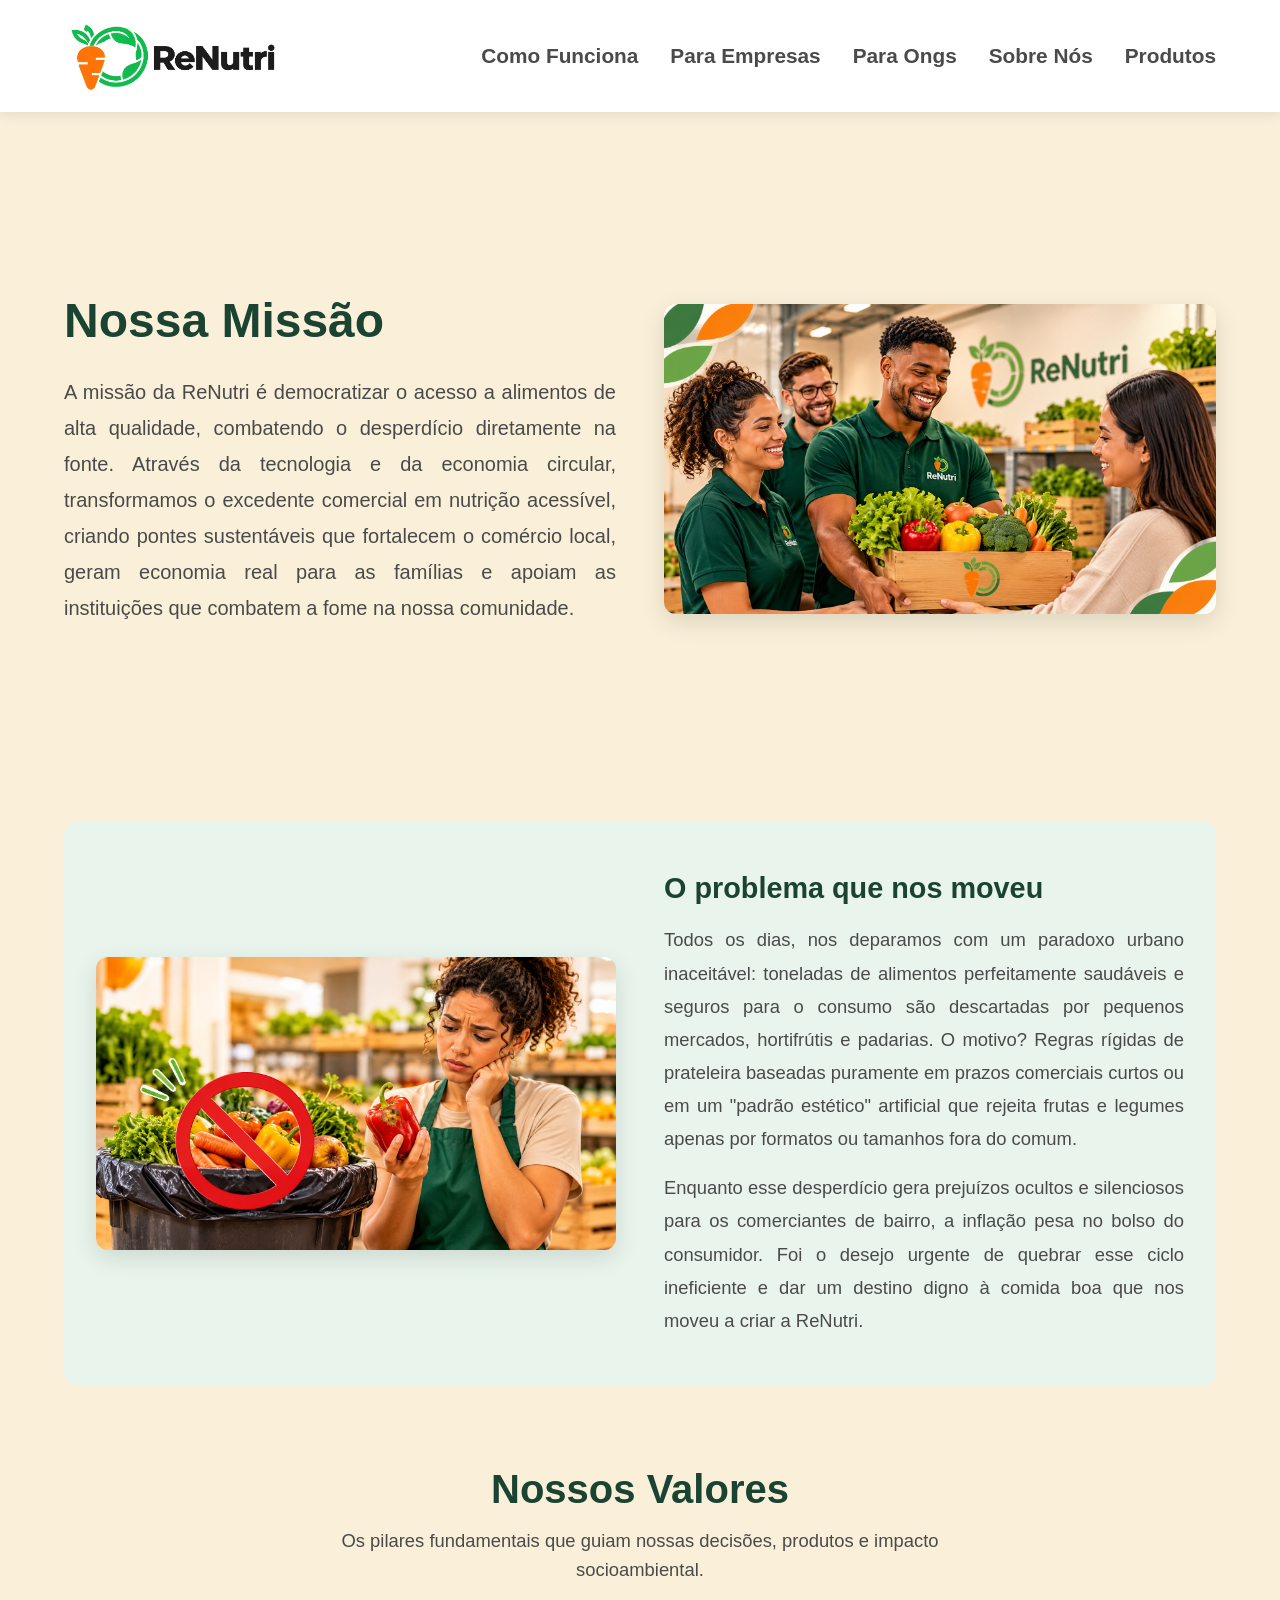
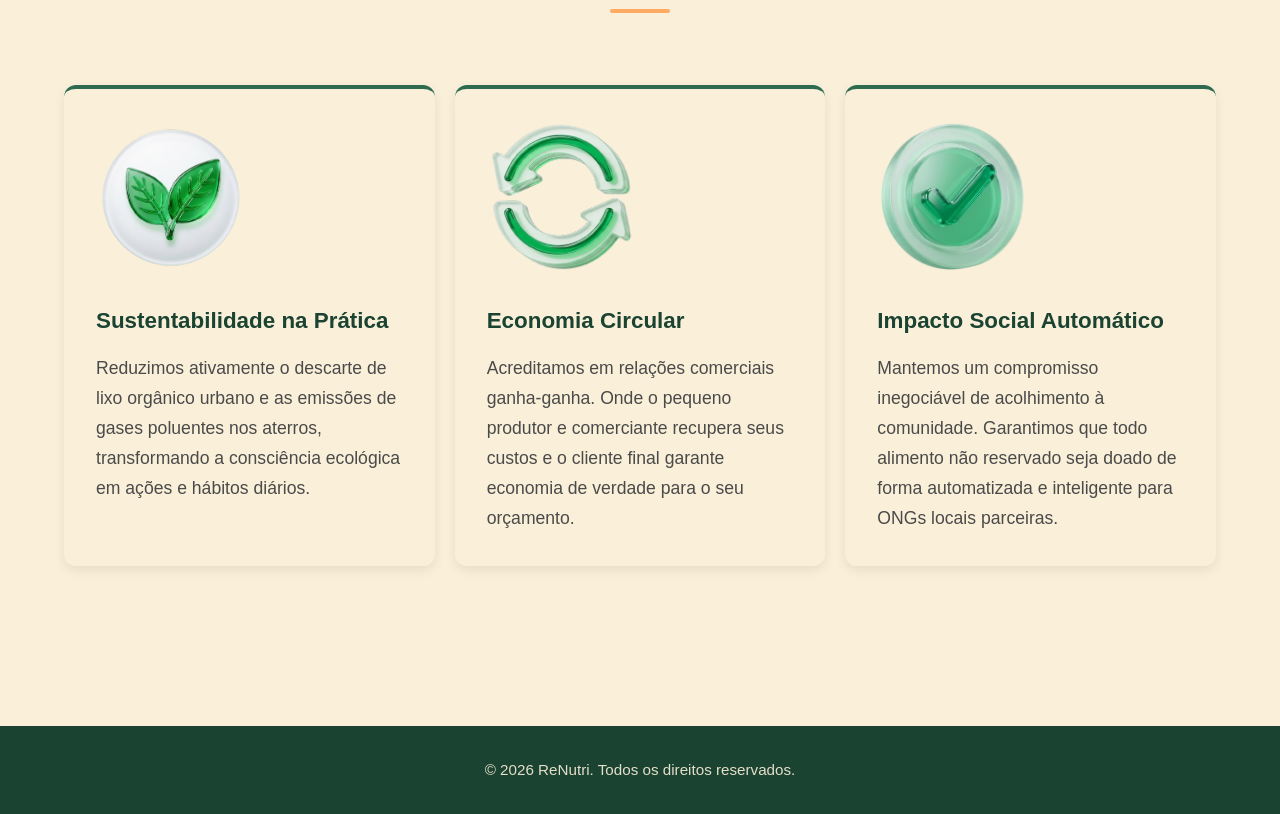
<file: sobre.html>
<!DOCTYPE html>
<html lang="pt-br">
<head>
    <meta charset="UTF-8">
    <meta name="viewport" content="width=device-width, initial-scale=1.0">
    <link rel="shortcut icon" href="img/logo-icon.png" type="image/x-icon">
    <link rel="stylesheet" href="style.css">
    <title>Sobre Nós - ReNutri</title>
</head>
<body class="page-sobre">

    <!-- MENU DE NAVEGAÇÃO -->
    <header>
        <nav>
            <a href="index.html">
                <img src="img/logo.png" class="logo" alt="logo-startup">
            </a>
            <div class="nav-links">
                <a href="como-funciona.html">Como Funciona</a>
                <a href="empresas.html">Para Empresas</a>
                <a href="ongs.html">Para Ongs</a>
                <a href="sobre.html">Sobre Nós</a>
                <a href="produtos.html">Produtos</a> <!-- Link novo adicionado -->
            </div>
        </nav>
    </header>

    <main>
        <!-- 1. NOSSA MISSÃO -->
        <section class="banner">
            <div class="banner-text">
                <h1>Nossa Missão</h1>
                <p>A missão da ReNutri é democratizar o acesso a alimentos de alta qualidade, combatendo o desperdício diretamente na fonte. Através da tecnologia e da economia circular, transformamos o excedente comercial em nutrição acessível, criando pontes sustentáveis que fortalecem o comércio local, geram economia real para as famílias e apoiam as instituições que combatem a fome na nossa comunidade.</p>
            </div>
            <div class="banner-img">
                <img src="img/sobre-nos.png" alt="Equipe ReNutri com alimentos resgatados prontos para distribuição">
            </div>
        </section>

        <!-- 2. O PROBLEMA QUE NOS MOVEU -->
        <div class="img-info img-info--sobre">
            <div class="banner-img">
                <img src="img/desperdicio.png" alt="Alimentos acumulados que seriam descartados por estética">
            </div>
            <div class="info">
                <h2>O problema que nos moveu</h2>
                <p>Todos os dias, nos deparamos com um paradoxo urbano inaceitável: toneladas de alimentos perfeitamente saudáveis e seguros para o consumo são descartadas por pequenos mercados, hortifrútis e padarias. O motivo? Regras rígidas de prateleira baseadas puramente em prazos comerciais curtos ou em um "padrão estético" artificial que rejeita frutas e legumes apenas por formatos ou tamanhos fora do comum.</p>
                <p>Enquanto esse desperdício gera prejuízos ocultos e silenciosos para os comerciantes de bairro, a inflação pesa no bolso do consumidor. Foi o desejo urgente de quebrar esse ciclo ineficiente e dar um destino digno à comida boa que nos moveu a criar a ReNutri.</p>
            </div>
        </div>

        <!-- 3. VALORES -->
        <div class="section-title">
            <h2>Nossos Valores</h2>
            <p>Os pilares fundamentais que guiam nossas decisões, produtos e impacto socioambiental.</p>
        </div>

        <section class="card-home card-home--steps">
            <!-- VALOR 1 -->
            <article class="card">
                <div class="step-number"><img src="img/plant.png" alt=""></div>
                <h3>Sustentabilidade na Prática</h3>
                <p>Reduzimos ativamente o descarte de lixo orgânico urbano e as emissões de gases poluentes nos aterros, transformando a consciência ecológica em ações e hábitos diários.</p>
            </article>

            <!-- VALOR 2 -->
            <article class="card">
                <div class="step-number"><img src="img/circle.png" alt=""></div>
                <h3>Economia Circular</h3>
                <p>Acreditamos em relações comerciais ganha-ganha. Onde o pequeno produtor e comerciante recupera seus custos e o cliente final garante economia de verdade para o seu orçamento.</p>
            </article>

            <!-- VALOR 3 -->
            <article class="card">
                <div class="step-number"><img src="img/social.png" alt=""></div>
                <h3>Impacto Social Automático</h3>
                <p>Mantemos um compromisso inegociável de acolhimento à comunidade. Garantimos que todo alimento não reservado seja doado de forma automatizada e inteligente para ONGs locais parceiras.</p>
            </article>
        </section>
    </main>

    <!-- RODAPÉ DA PÁGINA -->
    <footer>
        <p>&copy; 2026 ReNutri. Todos os direitos reservados.</p>
    </footer>
</body>
</html>
</file>
<file: style.css>
/* ============================================================
   RENUTRI — style.css
   ============================================================ */

/* ============================================================
   1. RESET E VARIÁVEIS GLOBAIS
   ============================================================ */
   * {
    margin: 0;
    padding: 0;
    box-sizing: border-box;
}

:root {
    /* Paleta principal — verdes remetem a sustentabilidade/alimentos */
    --verde-principal: #2d6a4f;
    --verde-escuro: #1b4332;
    --verde-claro: #52b788;
    --verde-suave: #d8f3dc;
    --verde-suave-alt: #e9f5ec;
    --amarelo-destaque: #ffa962;

    /* Texto */
    --texto-escuro: #1a1a1a;
    --texto-medio: #4a4a4a;
    --branco: #faf0d9;
    --cinza-claro: #f8f9fa;

    /* Tipografia */
    --fonte-principal: 'Segoe UI', Tahoma, Geneva, Verdana, sans-serif;

    /* Efeitos */
    --sombra-suave: 0 4px 12px rgba(0, 0, 0, 0.08);
    --sombra-media: 0 8px 24px rgba(0, 0, 0, 0.12);
    --borda-arredondada: 12px;
    --transicao: all 0.3s ease;
}

body {
    font-family: var(--fonte-principal);
    color: var(--texto-escuro);
    line-height: 1.6;
    background-color: var(--branco);
}

img {
    max-width: 100%;
    height: auto;
    display: block;
}

main {
    max-width: 100%; /* Ocupa toda a largura */
    margin: 0 auto;
    padding: 2rem 5%; /* Aumenta o padding lateral para o texto não colar nas bordas */
}

/* ============================================================
   2. HEADER / NAVEGAÇÃO (compartilhado)
   ============================================================ */
header {
    background-color: #ffffff; /* Branco puro */
    box-shadow: var(--sombra-suave);
    position: sticky;
    top: 0;
    z-index: 100;
}

nav {
    background-color: #ffffff;
    max-width: 100%; /* Ocupa toda a largura */
    margin: 0 auto;
    padding: 1rem 5%;
    display: flex;
    align-items: center;
    justify-content: space-between;
    gap: 2rem;
}

.logo {
    height: 80px;
    width: auto;
    transition: var(--transicao);
}

.logo:hover {
    transform: scale(1.05);
}

.nav-links {
    display: flex;
    gap: 2rem;
    align-items: center;
}

.nav-links a {
    color: var(--texto-medio);
    text-decoration: none;
    font-weight: 600;
    font-size: 1.3rem;
    padding: 0.5rem 0;
    position: relative;
    transition: var(--transicao);
}

/* Linha animada no hover */
.nav-links a::after {
    content: '';
    position: absolute;
    bottom: 0;
    left: 0;
    width: 0;
    height: 2px;
    background-color: var(--verde-principal);
    transition: width 0.3s ease;
}

.nav-links a:hover {
    color: var(--verde-principal);
}

.nav-links a:hover::after {
    width: 100%;
}

/* ============================================================
   3. BANNER (base compartilhada pelas duas páginas)
   ============================================================ */
.banner {
    display: grid;
    grid-template-columns: 1fr 1fr;
    gap: 3rem;
    align-items: center;
    padding: 3rem 0;
    min-height: 70vh;
}

.banner-img img {
    width: 100%;
    height: 100%;
    object-fit: cover;
    border-radius: var(--borda-arredondada);
    box-shadow: var(--sombra-media);
}

.banner-text h1 {
    font-size: clamp(1.8rem, 4vw, 3rem);
    color: var(--verde-escuro);
    line-height: 1.2;
    margin-bottom: 1.5rem;
    font-weight: 800;
}

.banner-text p {
    font-size: 1.25rem; /* Aumentado para dar mais destaque */
    color: var(--texto-medio);
    line-height: 1.8;
    text-align: justify;
}

/* ============================================================
   4. CARD (base compartilhada)
   ============================================================ */
.card {
    border-radius: var(--borda-arredondada);
    padding: 2rem;
    box-shadow: var(--sombra-suave);
    border-top: 4px solid var(--verde-principal);
    transition: var(--transicao);
    display: flex;
    flex-direction: column;
    gap: 1rem;
}

.card:hover {
    transform: translateY(-8px);
    box-shadow: var(--sombra-media);
    border-top-color: var(--amarelo-destaque);
}

.card h3 {
    color: var(--verde-escuro);
    font-size: 1.4rem;
    font-weight: 700;
}

.card p {
    color: var(--texto-medio);
    font-size: 1.1rem; /* Aumentado */
    line-height: 1.7;
}

.card img {
    width: 100%;
    height: auto;
    display: block;
}

/* ============================================================
   5. FOOTER (compartilhado)
   ============================================================ */
footer {
    background-color: var(--verde-escuro);
    color: var(--branco);
    text-align: center;
    padding: 2rem;
    margin-top: 4rem;
}

footer p {
    font-size: 0.95rem;
    opacity: 0.9;
}

/* ============================================================
   6. ESCOPO: PÁGINA HOME (index.html)
   ============================================================ */

/* Grid dos 3 cards de público */
.page-home .card-home {
    display: grid;
    grid-template-columns: repeat(auto-fit, minmax(280px, 1fr));
    gap: 2rem;
    padding: 4rem 0;
}

/* Imagem dentro dos cards da home */
.page-home .card img {
    width: 100%;
    height: 180px; /* Altura fixa para padronizar todos */
    object-fit: contain; /* Mostra o ícone inteiro, sem cortar as bordas */
    padding: 1rem; /* Dá um espaço interno para o ícone respirar */
    background-color: transparent; /* Remove o fundo verde, já que o ícone tem fundo */
    margin-bottom: 0.5rem; /* Espaço entre a imagem e o título */
}

/* Seção B2B2C (imagem + texto) */
.page-home .img-info {
    display: grid;
    grid-template-columns: 1fr 1fr;
    gap: 3rem;
    align-items: center;
    padding: 3rem;
    margin: 2rem 0;
    background-color: var(--verde-suave);
    border-radius: var(--borda-arredondada);
}

.page-home .img-info .info h2 {
    font-size: clamp(1.5rem, 3vw, 2.2rem);
    color: var(--verde-escuro);
    margin-bottom: 1.5rem;
    font-weight: 800;
    line-height: 1.3;
}

.page-home .img-info .info p {
    color: var(--texto-medio);
    font-size: 1.15rem; /* Aumentado */
    line-height: 1.8;
    text-align: justify;
}

/* ============================================================
   7. ESCOPO: PÁGINA COMO FUNCIONA (como-funciona.html)
   ============================================================ */

/* Banner dessa página: texto primeiro, centralizado verticalmente */
.page-como-funciona .banner .banner-text {
    display: flex;
    flex-direction: column;
    justify-content: center;
}

/* Grid dos 4 passos */
.page-como-funciona .card-home--steps {
    display: grid;
    grid-template-columns: repeat(4, 1fr);
    gap: 20px;
    padding: 4rem 0;
}

/* Cards dos passos */
.page-como-funciona .card-home--steps .card {
    text-align: left;
    min-height: 260px;
    justify-content: flex-start;
}

/* Emoji circular dos passos */
.page-como-funciona .step-number {
    width: 150px;
    height: 150px;
    font-size: 2rem;
    line-height: 1;
    display: flex;
    align-items: center;
    justify-content: center;
    margin-bottom: 1rem;
    transition: transform 0.3s ease;
}

.page-como-funciona .card:hover .step-number {
    transform: scale(1.15) rotate(-5deg);
}

/* Título de seção ("O Destino das Caixas") */
.page-como-funciona .section-title {
    text-align: center;
    margin-top: 5rem;
    margin-bottom: 3rem;
    padding: 0 1rem;
}

.page-como-funciona .section-title h2 {
    font-size: clamp(1.8rem, 3.5vw, 2.5rem);
    color: var(--verde-escuro);
    font-weight: 800;
    margin-bottom: 0.8rem;
    line-height: 1.2;
}

.page-como-funciona .section-title p {
    font-size: 1.15rem; /* Aumentado */
    color: var(--texto-medio);
    max-width: 600px;
    margin: 0 auto;
    line-height: 1.6;
}

/* Linha decorativa abaixo do título */
.page-como-funciona .section-title::after {
    content: '';
    display: block;
    width: 60px;
    height: 4px;
    background-color: var(--amarelo-destaque);
    border-radius: 2px;
    margin: 1.5rem auto 0;
}

/* Seções "PRA VOCÊ" e "PARA AS ONGs" */
.page-como-funciona .img-info {
    display: grid;
    grid-template-columns: 1fr 1fr;
    gap: 3rem;
    align-items: center;
    padding: 3rem 2rem;
    margin-bottom: 2rem;
    background-color: var(--verde-suave);
    border-radius: var(--borda-arredondada);
}

/* Variação do segundo bloco (ONGs) */
.page-como-funciona .img-info--reverse {
    background-color: var(--verde-suave-alt);
}

.page-como-funciona .img-info .info h2 {
    font-size: clamp(1.3rem, 2.5vw, 1.8rem);
    color: var(--verde-escuro);
    margin-bottom: 1rem;
    font-weight: 700;
    line-height: 1.3;
}

.page-como-funciona .img-info .info p {
    color: var(--texto-medio);
    font-size: 1.15rem; /* Aumentado */
    line-height: 1.8;
    text-align: justify;
}

/* ============================================================
   8. RESPONSIVIDADE
   ============================================================ */

/* --- TABLET (até 1024px) --- */
@media (max-width: 1024px) {
    /* Na "Como Funciona", os 4 cards viram 2 colunas */
    .page-como-funciona .card-home--steps {
        grid-template-columns: repeat(2, 1fr);
    }
}

/* --- MOBILE (até 768px) --- */
@media (max-width: 768px) {
    /* Header empilha */
    nav {
        flex-direction: column;
        gap: 1rem;
        padding: 1rem;
    }

    .nav-links {
        gap: 1.2rem;
        flex-wrap: wrap;
        justify-content: center;
    }

    .nav-links a {
        font-size: 0.9rem;
    }

    /* Banner vira coluna única — texto primeiro, imagem depois */
    .banner {
        grid-template-columns: 1fr;
        padding: 2rem 0;
        min-height: auto;
        gap: 2rem;
    }

    .banner .banner-img {
        order: 2;
    }

    .banner .banner-text {
        order: 1;
    }

    .banner-text h1 {
        font-size: 1.8rem;
    }

    .banner-text p {
        font-size: 1.1rem; /* Ajuste mobile */
        text-align: left;
    }

    /* Ajuste geral de textos para mobile */
    .card p,
    .page-home .img-info .info p,
    .page-como-funciona .img-info .info p,
    .page-empresas .img-info .info p,
    .page-sobre .img-info .info p {
        font-size: 1rem; /* Volta para o tamanho normal no celular */
    }

    /* ---------- HOME ---------- */
    .page-home .card-home {
        grid-template-columns: 1fr;
        padding: 2rem 0;
        gap: 1.5rem;
    }

    .page-home .img-info {
        grid-template-columns: 1fr;
        padding: 2rem 1.5rem;
        gap: 2rem;
    }

    /* ---------- COMO FUNCIONA ---------- */
    .page-como-funciona .card-home--steps {
        grid-template-columns: 1fr;
        gap: 1.2rem;
    }

    .page-como-funciona .card-home--steps .card {
        text-align: center;
        align-items: center;
        min-height: auto;
    }

    .page-como-funciona .step-number {
        margin-left: auto;
        margin-right: auto;
    }

    .page-como-funciona .section-title {
        margin-top: 3rem;
        margin-bottom: 2rem;
    }

    .page-como-funciona .section-title h2 {
        font-size: 1.6rem;
    }

    .page-como-funciona .section-title p {
        font-size: 1rem;
    }

    .page-como-funciona .img-info {
        grid-template-columns: 1fr;
        padding: 2rem 1.5rem;
        gap: 2rem;
    }

    .page-como-funciona .img-info .info p {
        text-align: left;
    }

    main {
        padding: 1rem;
    }
}

/* --- MOBILE PEQUENO (até 480px) --- */
@media (max-width: 480px) {
    .nav-links {
        gap: 0.8rem;
    }

    .nav-links a {
        font-size: 1.3rem;
        padding: 0.3rem 0;
    }

    .banner-text h1 {
        font-size: 1.5rem;
    }

    .card {
        padding: 1.5rem;
    }

    .page-como-funciona .step-number {
        width: 60px;
        height: 60px;
        font-size: 1.8rem;
    }
}

/* ============================================================
   9. ACESSIBILIDADE
   ============================================================ */

/* Foco visível para navegação por teclado */
a:focus-visible,
button:focus-visible {
    outline: 3px solid var(--amarelo-destaque);
    outline-offset: 3px;
    border-radius: 4px;
}

/* Respeita preferência por menos animações */
@media (prefers-reduced-motion: reduce) {
    *,
    *::before,
    *::after {
        animation-duration: 0.01ms !important;
        transition-duration: 0.01ms !important;
    }
}

/* ============================================================
   10. ESCOPO: PÁGINA PARA EMPRESAS (empresas.html)
   ============================================================ */

/* --- Banner dessa página: texto primeiro, alinhado ao centro --- */
.page-empresas .banner .banner-text {
    display: flex;
    flex-direction: column;
    justify-content: center;
}

/* Container dos CTAs abaixo do parágrafo */
.page-empresas .banner-ctas {
    margin-top: 2rem;
    display: flex;
    gap: 1rem;
    flex-wrap: wrap;
}

/* --- BOTÃO PRIMÁRIO (CTA principal) --- */
.page-empresas .btn-primary {
    display: inline-block;
    background-color: var(--amarelo-destaque);
    color: var(--verde-escuro);
    padding: 0.9rem 2rem;
    border-radius: 8px;
    font-weight: 700;
    font-size: 1rem;
    text-decoration: none;
    box-shadow: var(--sombra-suave);
    transition: var(--transicao);
    border: 2px solid transparent;
}

.page-empresas .btn-primary:hover {
    background-color: var(--verde-principal);
    color: var(--branco);
    transform: translateY(-3px);
    box-shadow: var(--sombra-media);
}

.page-empresas .btn-primary:active {
    transform: translateY(-1px);
}

/* --- Título de seção (reaproveita o mesmo visual do como-funciona) --- */
.page-empresas .section-title {
    text-align: center;
    margin-top: 5rem;
    margin-bottom: 2.5rem;
    padding: 0 1rem;
}

.page-empresas .section-title h2 {
    font-size: clamp(1.8rem, 3.5vw, 2.5rem);
    color: var(--verde-escuro);
    font-weight: 800;
    margin-bottom: 0.8rem;
    line-height: 1.2;
}

.page-empresas .section-title p {
    font-size: 1.15rem; /* Aumentado */
    color: var(--texto-medio);
    max-width: 600px;
    margin: 0 auto;
    line-height: 1.6;
}

.page-empresas .section-title::after {
    content: '';
    display: block;
    width: 60px;
    height: 4px;
    background-color: var(--amarelo-destaque);
    border-radius: 2px;
    margin: 1.5rem auto 0;
}

/* --- Grid de 3 cards com emojis --- */
.page-empresas .card-home--steps {
    display: grid;
    grid-template-columns: repeat(3, 1fr);
    gap: 20px;
    padding: 2rem 0 4rem;
}

.page-empresas .card-home--steps .card {
    text-align: left;
    min-height: 260px;
    justify-content: flex-start;
}

/* --- Emoji circular (mesmo padrão do como-funciona) --- */
.page-empresas .step-number {
    width: 150px;
    height: 150px;
    display: flex;
    align-items: center;
    justify-content: center;
    margin-bottom: 1rem;
    transition: transform 0.3s ease;
}

.page-empresas .card:hover .step-number {
    transform: scale(1.15) rotate(-5deg);
}

/* --- Bloco "Passo a passo operacional" (imagem + texto) --- */
.page-empresas .img-info {
    display: grid;
    grid-template-columns: 1fr 1fr;
    gap: 3rem;
    align-items: center;
    padding: 3rem 2rem;
    margin-bottom: 2rem;
    background-color: var(--verde-suave);
    border-radius: var(--borda-arredondada);
}


.page-empresas .img-info .info h2 {
    font-size: clamp(1.3rem, 2.5vw, 1.8rem);
    color: var(--verde-escuro);
    margin-bottom: 1rem;
    font-weight: 700;
    line-height: 1.3;
}

.page-empresas .img-info .info p {
    color: var(--texto-medio);
    font-size: 1.15rem; /* Aumentado */
    line-height: 1.8;
    text-align: justify;
}

/* --- Lista numerada dos 3 passos operacionais --- */
.page-empresas .steps-list {
    list-style: none;
    counter-reset: passo;
    margin-top: 1.5rem;
    display: flex;
    flex-direction: column;
    gap: 1.2rem;
}

.page-empresas .steps-list li {
    counter-increment: passo;
    position: relative;
    padding-left: 3rem;
    color: var(--texto-medio);
    font-size: 1.15rem; /* Aumentado */
    line-height: 1.7;
}

/* Círculo numerado antes de cada passo */
.page-empresas .steps-list li::before {
    content: counter(passo);
    position: absolute;
    left: 0;
    top: 0;
    width: 2rem;
    height: 2rem;
    border-radius: 50%;
    background-color: var(--verde-principal);
    color: var(--branco);
    font-weight: 700;
    font-size: 0.95rem;
    display: flex;
    align-items: center;
    justify-content: center;
    flex-shrink: 0;
}

.page-empresas .steps-list li strong {
    color: var(--verde-escuro);
}

/* --- Responsividade da página Para Empresas --- */
@media (max-width: 1024px) {
    .page-empresas .card-home--steps {
        grid-template-columns: repeat(2, 1fr);
    }
}

@media (max-width: 768px) {
    .page-empresas .card-home--steps {
        grid-template-columns: 1fr;
        gap: 1.2rem;
        padding: 1.5rem 0 2.5rem;
    }

    .page-empresas .card-home--steps .card {
        text-align: center;
        align-items: center;
        min-height: auto;
    }

    .page-empresas .step-number {
        margin-left: auto;
        margin-right: auto;
    }

    .page-empresas .section-title {
        margin-top: 3rem;
        margin-bottom: 1.5rem;
    }

    .page-empresas .section-title h2 {
        font-size: 1.6rem;
    }

    .page-empresas .section-title p {
        font-size: 1rem;
    }

    .page-empresas .img-info {
        grid-template-columns: 1fr;
        padding: 2rem 1.5rem;
        gap: 2rem;
    }

    .page-empresas .img-info .info p {
        text-align: left;
    }

    .page-empresas .banner-ctas {
        justify-content: center;
    }

    .page-empresas .btn-primary {
        width: 100%;
        text-align: center;
    }

    .page-empresas .steps-list li {
        padding-left: 2.8rem;
        font-size: 1rem;
    }
}

@media (max-width: 480px) {
    .page-empresas .step-number {
        width: 60px;
        height: 60px;
        font-size: 1.8rem;
    }

    .page-empresas .steps-list li::before {
        width: 1.8rem;
        height: 1.8rem;
        font-size: 0.85rem;
    }

    .page-empresas .steps-list li {
        padding-left: 2.5rem;
    }
}

/* ============================================================
   11. ESCOPO: PÁGINA SOBRE NÓS (sobre.html)
   ============================================================ */

/* --- Banner: texto primeiro, centralizado verticalmente --- */
.page-sobre .banner .banner-text {
    display: flex;
    flex-direction: column;
    justify-content: center;
}

/* --- Bloco "O problema que nos moveu" --- */
.page-sobre .img-info {
    display: grid;
    grid-template-columns: 1fr 1fr;
    gap: 3rem;
    align-items: center;
    padding: 3rem 2rem;
    margin: 3rem 0 0;
    background-color: var(--verde-suave);
    border-radius: var(--borda-arredondada);
}

/* Variação de fundo para diferenciar de outras páginas */
.page-sobre .img-info--sobre {
    background-color: var(--verde-suave-alt);
}

.page-sobre .img-info .info h2 {
    font-size: clamp(1.3rem, 2.5vw, 1.8rem);
    color: var(--verde-escuro);
    margin-bottom: 1rem;
    font-weight: 700;
    line-height: 1.3;
}

.page-sobre .img-info .info p {
    color: var(--texto-medio);
    font-size: 1.15rem; /* Aumentado */
    line-height: 1.8;
    text-align: justify;
    margin-bottom: 1rem;
}

/* Remove a margem do último parágrafo */
.page-sobre .img-info .info p:last-child {
    margin-bottom: 0;
}

/* --- Título de seção ("Nossos Valores") --- */
.page-sobre .section-title {
    text-align: center;
    margin-top: 5rem;
    margin-bottom: 2.5rem;
    padding: 0 1rem;
}

.page-sobre .section-title h2 {
    font-size: clamp(1.8rem, 3.5vw, 2.5rem);
    color: var(--verde-escuro);
    font-weight: 800;
    margin-bottom: 0.8rem;
    line-height: 1.2;
}

.page-sobre .section-title p {
    font-size: 1.15rem; /* Aumentado */
    color: var(--texto-medio);
    max-width: 600px;
    margin: 0 auto;
    line-height: 1.6;
}

.page-sobre .section-title::after {
    content: '';
    display: block;
    width: 60px;
    height: 4px;
    background-color: var(--amarelo-destaque);
    border-radius: 2px;
    margin: 1.5rem auto 0;
}

/* --- Grid de 3 cards de valores --- */
.page-sobre .card-home--steps {
    display: grid;
    grid-template-columns: repeat(3, 1fr);
    gap: 20px;
    padding: 2rem 0 4rem;
}

.page-sobre .card-home--steps .card {
    text-align: left;
    min-height: 260px;
    justify-content: flex-start;
}

/* --- Emoji circular dos valores --- */
.page-sobre .step-number {
    width: 150px;
    height: 150px;
    display: flex;
    align-items: center;
    justify-content: center;
    margin-bottom: 1rem;
    transition: transform 0.3s ease;
}

.page-sobre .card:hover .step-number {
    transform: scale(1.15) rotate(-5deg);
}

/* --- Responsividade da página Sobre Nós --- */
@media (max-width: 1024px) {
    .page-sobre .card-home--steps {
        grid-template-columns: repeat(2, 1fr);
    }
}

@media (max-width: 768px) {
    .page-sobre .card-home--steps {
        grid-template-columns: 1fr;
        gap: 1.2rem;
        padding: 1.5rem 0 2.5rem;
    }

    .page-sobre .card-home--steps .card {
        text-align: center;
        align-items: center;
        min-height: auto;
    }

    .page-sobre .step-number {
        margin-left: auto;
        margin-right: auto;
    }

    .page-sobre .section-title {
        margin-top: 3rem;
        margin-bottom: 1.5rem;
    }

    .page-sobre .section-title h2 {
        font-size: 1.6rem;
    }

    .page-sobre .section-title p {
        font-size: 1rem;
    }

    .page-sobre .img-info {
        grid-template-columns: 1fr;
        padding: 2rem 1.5rem;
        gap: 2rem;
        margin-top: 2rem;
    }

    .page-sobre .img-info .info p {
        text-align: left;
    }
}

@media (max-width: 480px) {
    .page-sobre .step-number {
        width: 60px;
        height: 60px;
        font-size: 1.8rem;
    }
}

/* ============================================================
   12. ESCOPO: PÁGINA PRODUTOS (produtos.html)
   ============================================================ */

/* --- Ajustes no Banner para a página de Produtos --- */
.page-produtos .banner {
    min-height: 50vh; /* Banner um pouco mais curto */
    padding: 2rem 0;
}

/* --- Título de Seção (reaproveitando o padrão) --- */
.page-produtos .section-title {
    text-align: center;
    margin-top: 3rem;
    margin-bottom: 2rem;
    padding: 0 1rem;
}

.page-produtos .section-title h2 {
    font-size: clamp(1.8rem, 3.5vw, 2.5rem);
    color: var(--verde-escuro);
    font-weight: 800;
    margin-bottom: 0.5rem;
    line-height: 1.2;
}

.page-produtos .section-title p {
    font-size: 1.15rem; /* Aumentado */
    color: var(--texto-medio);
    max-width: 600px;
    margin: 0 auto;
    line-height: 1.6;
}

/* Linha decorativa */
.page-produtos .section-title::after {
    content: '';
    display: block;
    width: 60px;
    height: 4px;
    background-color: var(--amarelo-destaque);
    border-radius: 2px;
    margin: 1.5rem auto 0;
}

/* --- Grid de Cards dos Produtos --- */
.page-produtos .card-home {
    display: grid;
    grid-template-columns: repeat(auto-fit, minmax(280px, 1fr));
    gap: 2rem;
    padding: 0 0 3rem 0;
}

/* Imagens dos cards de produto */
.page-produtos .card-home .card img {
    width: 100%;
    height: 180px;
    object-fit: cover;
    border-radius: 8px;
    background-color: var(--verde-suave);
    margin-bottom: 1rem;
}

/* --- Estilização de Preços --- */
.page-produtos .card-price {
    display: flex;
    flex-direction: column;
    margin-bottom: 1rem;
    padding-bottom: 1rem;
    border-bottom: 1px solid #eaeaea;
}

.page-produtos .price {
    font-size: 1.8rem;
    font-weight: 800;
    color: var(--verde-escuro);
}

.page-produtos .value-min {
    font-size: 0.95rem; /* Aumentado levemente */
    color: var(--texto-medio);
    font-weight: 600;
}

/* --- Destaque do Card (Mais Escolhida) --- */
.page-produtos .card-highlight {
    position: relative;
    border: 2px solid var(--amarelo-destaque);
    box-shadow: var(--sombra-media);
    transform: scale(1.02); /* Levemente maior */
}

.page-produtos .card-highlight:hover {
    transform: scale(1.02) translateY(-8px); /* Mantém o scale no hover */
}

.page-produtos .badge {
    position: absolute;
    top: -12px;
    left: 50%;
    transform: translateX(-50%);
    background-color: var(--amarelo-destaque);
    color: var(--verde-escuro);
    font-size: 0.8rem;
    font-weight: 700;
    padding: 0.3rem 1rem;
    border-radius: 20px;
    text-transform: uppercase;
    letter-spacing: 0.5px;
    white-space: nowrap;
}

/* --- Passos "Como Retirar" (Reutilizando base) --- */
.page-produtos .card-home--steps {
    display: grid;
    grid-template-columns: repeat(3, 1fr);
    gap: 20px;
    padding: 0 0 3rem 0;
}

.page-produtos .step-number {
    width: 130px;
    height: 130px;
    display: flex;
    align-items: center;
    justify-content: center;
    margin-bottom: 1rem;
    transition: transform 0.3s ease;
}

.page-produtos .card:hover .step-number {
    transform: scale(1.15) rotate(-5deg);
}

/* --- Aviso Importante --- */
.page-produtos .aviso-box {
    background-color: #fff3cd; /* Amarelo bem claro para alerta */
    border-left: 6px solid var(--amarelo-destaque);
    padding: 2rem;
    border-radius: var(--borda-arredondada);
    margin-bottom: 3rem;
}

.page-produtos .aviso-box h3 {
    color: #856404; /* Tom de amarelo escuro/marrom para alerta */
    margin-bottom: 1rem;
    font-size: 1.4rem; /* Aumentado */
}

.page-produtos .aviso-box ul {
    list-style-type: disc;
    padding-left: 1.5rem;
    color: var(--texto-medio);
}

.page-produtos .aviso-box li {
    margin-bottom: 0.5rem;
    line-height: 1.6;
    font-size: 1.15rem; /* Aumentado */
}

/* --- CTA Final --- */
.page-produtos .cta-final {
    text-align: center;
    background-color: var(--verde-suave);
    padding: 3rem 2rem;
    border-radius: var(--borda-arredondada);
    margin-bottom: 2rem;
}

/* Fim da regra do título do CTA */
.page-produtos .cta-final h2 {
    color: var(--verde-escuro);
    font-size: clamp(1.5rem, 3vw, 2rem);
    margin-bottom: 1rem;
} /* <-- Essa chave fecha o h2 */

/* Início da regra do parágrafo do CTA */
.page-produtos .cta-final p {
    color: var(--texto-medio);
    margin-bottom: 2rem;
    max-width: 600px;
    margin-left: auto;
    margin-right: auto;
    font-size: 1.15rem; /* Aumentado */
} /* <-- Essa chave fecha o p */

/* Botão Primário (Reaproveitando a lógica do btn-primary de empresas) */
.page-produtos .btn-primary {
    display: inline-block;
    background-color: var(--amarelo-destaque);
    color: var(--verde-escuro);
    padding: 1rem 2rem;
    border-radius: 8px;
    font-weight: 700;
    font-size: 1.1rem;
    text-decoration: none;
    box-shadow: var(--sombra-suave);
    transition: var(--transicao);
    border: 2px solid transparent;
}

.page-produtos .btn-primary:hover {
    background-color: var(--verde-principal);
    color: var(--branco);
    transform: translateY(-3px);
    box-shadow: var(--sombra-media);
}

/* --- Responsividade para Produtos --- */
@media (max-width: 1024px) {
    .page-produtos .card-home--steps {
        grid-template-columns: repeat(3, 1fr); /* Mantém 3 colunas no tablet */
    }
}

@media (max-width: 768px) {
    .page-produtos .card-home {
        grid-template-columns: 1fr;
        gap: 1.5rem;
    }

    .page-produtos .card-highlight {
        transform: scale(1); /* Remove o scale no mobile para não quebrar o layout */
    }

    .page-produtos .card-highlight:hover {
        transform: translateY(-8px);
    }

    .page-produtos .card-home--steps {
        grid-template-columns: 1fr;
        gap: 1.2rem;
    }

    .page-produtos .cta-final {
        padding: 2rem 1rem;
    }
    
    .page-produtos .btn-primary {
        width: 100%;
        text-align: center;
    }

    .page-produtos .aviso-box li {
        font-size: 1rem; /* Ajuste mobile */
    }
}

/* ============================================================
   13. ESCOPO: PÁGINA DE CADASTRO (cadastro.html)
   ============================================================ */

.page-cadastro .form-container {
    max-width: 700px;
    margin: 0 auto 4rem auto;
    background-color: #ffffff;
    padding: 3rem;
    border-radius: var(--borda-arredondada);
    box-shadow: var(--sombra-media);
    border-top: 4px solid var(--verde-principal);
}

.page-cadastro .form-group {
    margin-bottom: 1.5rem;
    display: flex;
    flex-direction: column;
}

.page-cadastro .form-group label {
    font-weight: 600;
    color: var(--verde-escuro);
    margin-bottom: 0.5rem;
    font-size: 1rem;
}

.page-cadastro .form-group input,
.page-cadastro .form-group select {
    padding: 0.8rem 1rem;
    border: 1px solid #ccc;
    border-radius: 8px;
    font-family: var(--fonte-principal);
    font-size: 1rem;
    color: var(--texto-escuro);
    background-color: var(--cinza-claro);
    transition: var(--transicao);
}

.page-cadastro .form-group input:focus,
.page-cadastro .form-group select:focus {
    outline: none;
    border-color: var(--verde-principal);
    box-shadow: 0 0 0 3px rgba(45, 106, 79, 0.15);
    background-color: #ffffff;
}

/* Mensagens de erro */
.page-cadastro .error-msg {
    color: #d9534f;
    font-size: 0.85rem;
    margin-top: 0.3rem;
    font-weight: 600;
    min-height: 1.2rem;
    display: block;
}

.page-cadastro .form-group.error input,
.page-cadastro .form-group.error select {
    border-color: #d9534f;
    background-color: #fdf2f2;
}

/* --- Botão de Envio do Cadastro --- */
.page-cadastro .btn-submit {
    width: 100%;
    margin-top: 1rem;
    cursor: pointer;
    font-family: var(--fonte-principal);
    font-size: 1.1rem;
    
    /* Cores do botão primário do seu site */
    background-color: var(--amarelo-destaque);
    color: var(--verde-escuro);
    font-weight: 700;
    padding: 1rem 2rem;
    border-radius: 8px;
    border: 2px solid transparent;
    box-shadow: var(--sombra-suave);
    transition: var(--transicao);
}

/* Efeito ao passar o mouse */
.page-cadastro .btn-submit:hover {
    background-color: var(--verde-principal);
    color: var(--branco);
    transform: translateY(-3px);
    box-shadow: var(--sombra-media);
}

/* Quando estiver enviando (desabilitado) */
.page-cadastro .btn-submit:disabled {
    background-color: #ccc;
    color: #666;
    cursor: not-allowed;
    transform: none;
    box-shadow: none;
}

/* Mensagem de sucesso */
.page-cadastro .form-success {
    background-color: var(--verde-suave);
    color: var(--verde-escuro);
    padding: 1rem;
    border-radius: 8px;
    text-align: center;
    font-weight: 600;
    margin-top: 1.5rem;
    border-left: 4px solid var(--verde-principal);
}

/* Responsividade */
@media (max-width: 768px) {
    .page-cadastro .form-container {
        padding: 2rem 1.5rem;
    }
}

/* ============================================================
   14. ESCOPO: PÁGINA PARA ONGs (ongs.html)
   ============================================================ */
   .page-ongs .banner {
    min-height: 60vh;
    padding: 3rem 0;
}

/* CTA Final (Reaproveitando o estilo de Produtos) */
.page-ongs .cta-final {
    text-align: center;
    background-color: var(--verde-suave);
    padding: 3rem 2rem;
    border-radius: var(--borda-arredondada);
    margin: 4rem 0 2rem;
}

.page-ongs .cta-final h2 {
    color: var(--verde-escuro);
    font-size: clamp(1.5rem, 3vw, 2rem);
    margin-bottom: 1rem;
}

.page-ongs .cta-final p {
    color: var(--texto-medio);
    margin-bottom: 2rem;
    max-width: 600px;
    margin-left: auto;
    margin-right: auto;
    font-size: 1.15rem;
}

/* Reaproveitando a classe btn-primary para a página de ONGs */
.page-ongs .btn-primary {
    display: inline-block;
    background-color: var(--amarelo-destaque);
    color: var(--verde-escuro);
    padding: 1rem 2rem;
    border-radius: 8px;
    font-weight: 700;
    font-size: 1.1rem;
    text-decoration: none;
    box-shadow: var(--sombra-suave);
    transition: var(--transicao);
    border: 2px solid transparent;
}

.page-ongs .btn-primary:hover {
    background-color: var(--verde-principal);
    color: var(--branco);
    transform: translateY(-3px);
    box-shadow: var(--sombra-media);
}

/* --- LAYOUT DOS CARDS (Ícone à esquerda) --- */
.page-ongs .card-home--steps .card {
    flex-direction: row; /* Coloca lado a lado */
    align-items: flex-start; /* Alinha ao topo */
    text-align: left;
    gap: 1.5rem;
    padding: 2rem;
}

/* Container do Ícone */
.page-ongs .step-number {
    width: 150px;
    height: 150px;
    flex-shrink: 0; /* Impede que o ícone seja esmagado */
    margin: 0; /* Remove a centralização antiga */
    display: flex;
    align-items: center;
    justify-content: center;
}

/* Imagem do Ícone */
.page-ongs .step-number img {
    width: 100%;
    height: 100%;
    object-fit: contain;
    display: block;
}

/* Container do Conteúdo (Título e Texto) */
.page-ongs .card-content {
    display: flex;
    flex-direction: column;
    gap: 0.5rem;
    flex: 1; /* Ocupa todo o espaço restante do card */
}

/* Responsividade para ONGs */
@media (max-width: 768px) {
    .page-ongs .cta-final {
        padding: 2rem 1rem;
        margin-top: 3rem;
    }

    .page-ongs .btn-primary {
        width: 100%;
        text-align: center;
    }

    /* No celular, volta a empilhar (ícone em cima, texto embaixo) */
    .page-ongs .card-home--steps .card {
        flex-direction: column;
        align-items: center;
        text-align: center;
    }

    .page-ongs .step-number {
        margin-bottom: 1rem;
    }
}
</file>
